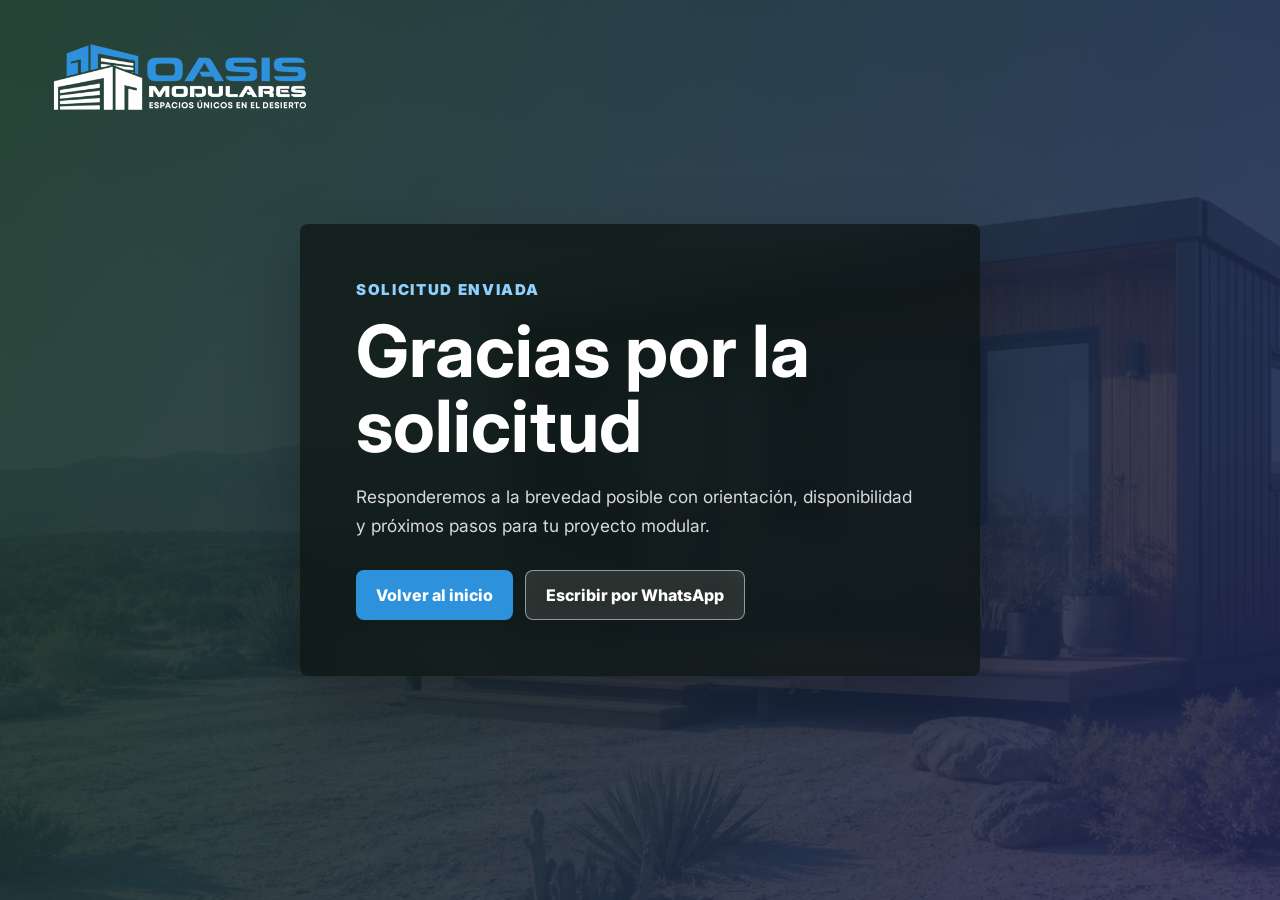
<file: gracias.html>
<!doctype html>
<html lang="es">
  <head>
    <meta charset="utf-8">
    <meta name="viewport" content="width=device-width, initial-scale=1">
    <meta
      name="description"
      content="Solicitud recibida por Oasis Modulares."
    >
    <title>Solicitud recibida | Oasis Modulares</title>
    <meta name="robots" content="noindex, nofollow">
    <link rel="preconnect" href="https://fonts.googleapis.com">
    <link rel="preconnect" href="https://fonts.gstatic.com" crossorigin>
    <link
      href="https://fonts.googleapis.com/css2?family=Inter:wght@400;500;600;700;800&display=swap"
      rel="stylesheet"
    >
    <link rel="icon" href="assets/favicon.png" type="image/png">
    <link rel="stylesheet" href="styles.css">
  </head>
  <body class="thanks-page">
    <main class="thanks-view">
      <a class="thanks-logo" href="index.html#inicio" aria-label="Volver al inicio">
        <img src="assets/logo-oasis-modulares-header.png" alt="Oasis Modulares">
      </a>
      <section class="thanks-card" aria-label="Solicitud recibida">
        <p class="eyebrow">Solicitud enviada</p>
        <h1>Gracias por la solicitud</h1>
        <p>
          Responderemos a la brevedad posible con orientación, disponibilidad y próximos pasos para tu
          proyecto modular.
        </p>
        <div class="hero-actions">
          <a class="button primary" href="index.html#inicio">Volver al inicio</a>
          <a class="button secondary light" href="https://wa.me/56939468154">Escribir por WhatsApp</a>
        </div>
      </section>
    </main>
  </body>
</html>
</file>
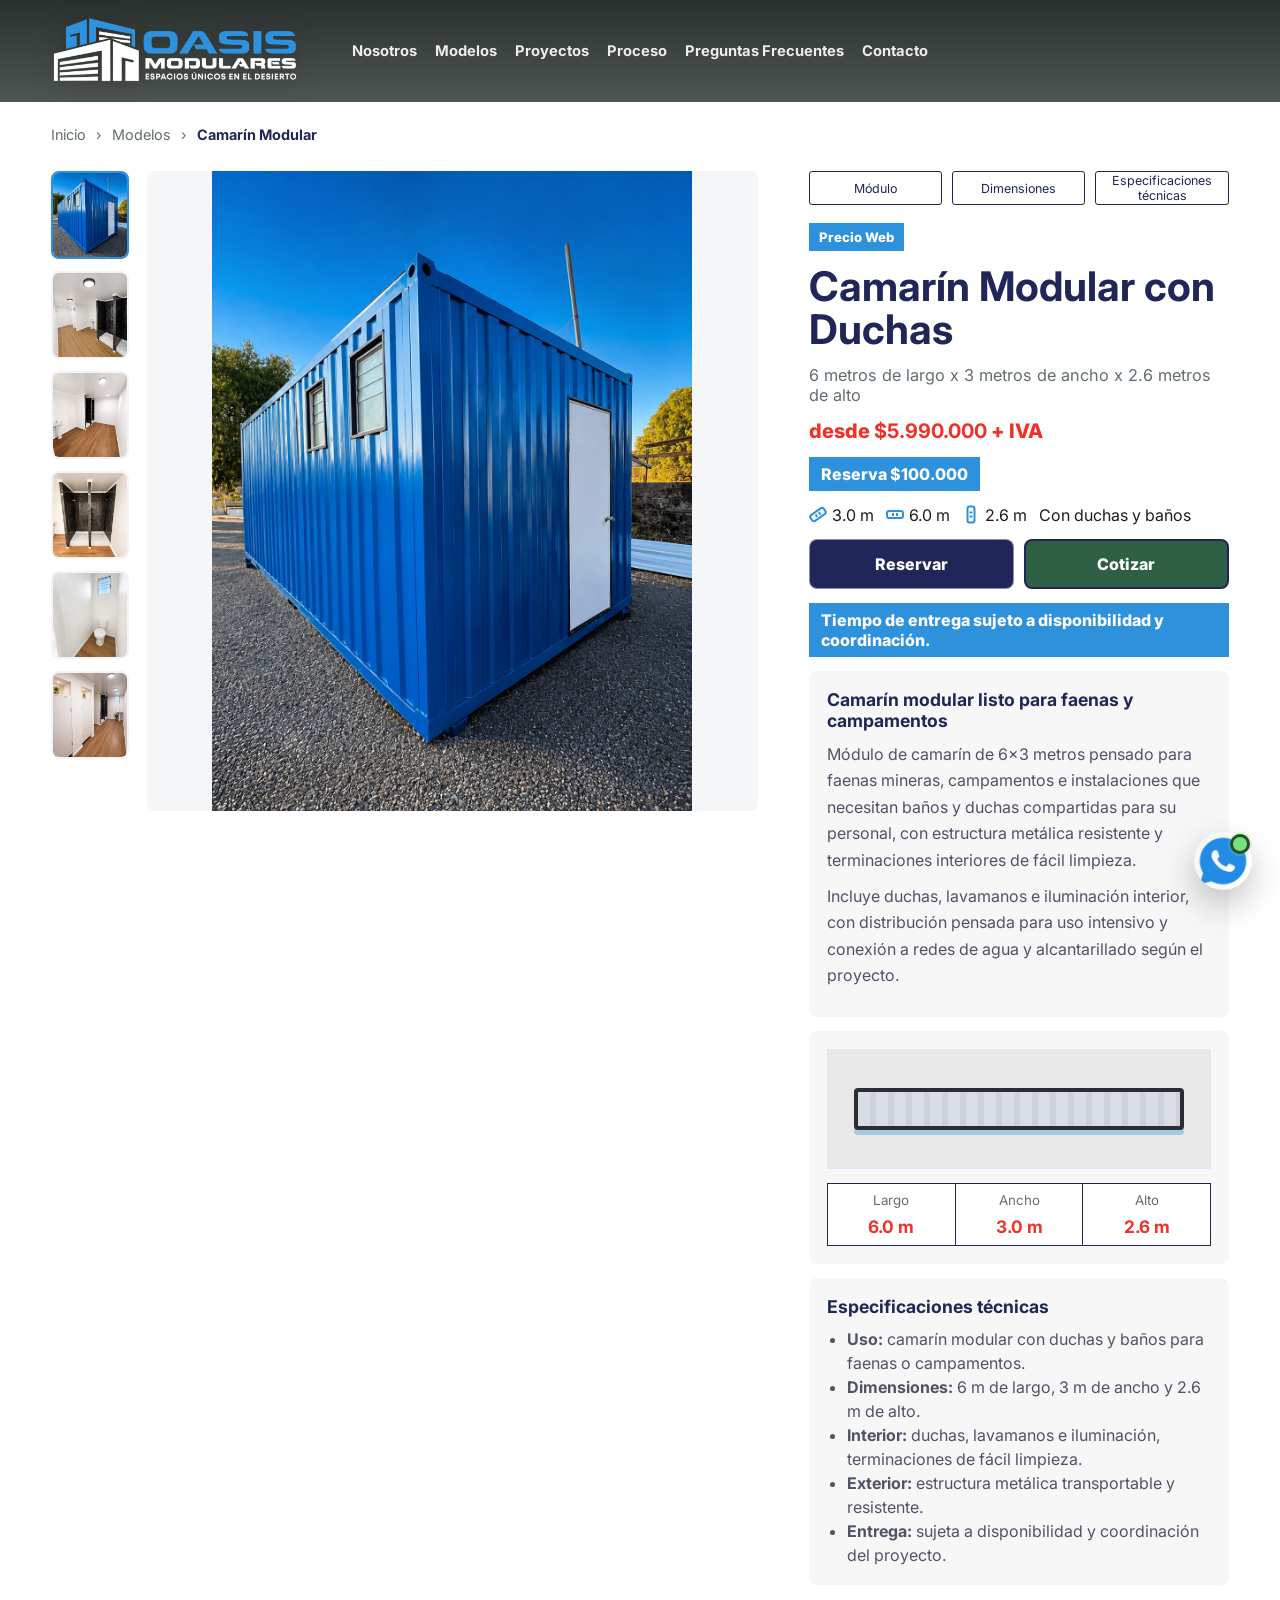
<file: producto-camarin-modular.html>
<!doctype html>
<html lang="es">
  <head>
    <meta charset="utf-8">
    <meta name="viewport" content="width=device-width, initial-scale=1">
    <meta
      name="description"
      content="Camarín modular con duchas y baños de 6 metros de largo por 3 metros de ancho. Precio desde $5.990.000 + IVA. Entrega en Calama y el norte de Chile."
    >
    <title>Camarín Modular con Duchas | Oasis Modulares</title>
    <link rel="canonical" href="https://oasismodulareschile.cl/producto-camarin-modular.html">
    <meta property="og:type" content="product">
    <meta property="og:locale" content="es_CL">
    <meta property="og:site_name" content="Oasis Modulares">
    <meta property="og:title" content="Camarín Modular con Duchas | Oasis Modulares">
    <meta property="og:description" content="Camarín modular con duchas y baños de 6 metros de largo por 3 metros de ancho. Precio desde $5.990.000 + IVA. Entrega en Calama y el norte de Chile.">
    <meta property="og:image" content="https://oasismodulareschile.cl/assets/producto-10-camarin.jpg">
    <meta property="og:url" content="https://oasismodulareschile.cl/producto-camarin-modular.html">
    <link rel="preconnect" href="https://fonts.googleapis.com">
    <link rel="preconnect" href="https://fonts.gstatic.com" crossorigin>
    <link
      href="https://fonts.googleapis.com/css2?family=Inter:wght@400;500;600;700;800&display=swap"
      rel="stylesheet"
    >
    <link rel="icon" href="assets/favicon.png" type="image/png">
    <link rel="stylesheet" href="styles.css">
  </head>
  <body class="product-page">
    <header class="site-header" aria-label="Navegación principal">
      <a class="brand" href="index.html#inicio" aria-label="Oasis Modulares inicio">
        <img src="assets/logo-oasis-modulares-header.png" alt="Oasis Modulares">
      </a>
      <button class="nav-toggle" type="button" aria-label="Abrir menú" aria-expanded="false" data-nav-toggle>
        <span></span>
        <span></span>
        <span></span>
      </button>
      <nav id="primary-navigation">
        <a href="index.html#nosotros">Nosotros</a>
        <a href="index.html#modelos">Modelos</a>
        <a href="index.html#proyectos">Proyectos</a>
        <a href="index.html#proceso">Proceso</a>
        <a href="index.html#preguntas">Preguntas Frecuentes</a>
        <a href="index.html#contacto">Contacto</a>
      </nav>
    </header>

    <main class="product-detail">
      <div class="breadcrumbs">
        <a href="index.html">Inicio</a>
        <span>›</span>
        <a href="index.html#modelos">Modelos</a>
        <span>›</span>
        <strong>Camarín Modular</strong>
      </div>

      <section class="detail-layout">
        <div class="detail-media" data-gallery>
          <div class="thumbs" aria-label="Fotos del producto">
            <button type="button" class="thumb active" data-image="assets/producto-10-camarin.jpg">
              <img src="assets/producto-10-camarin.jpg" alt="Exterior de camarín modular con duchas">
            </button>
            <button type="button" class="thumb" data-image="assets/producto-10-camarin-b.jpg">
              <img src="assets/producto-10-camarin-b.jpg" alt="Interior de camarín modular con duchas y lavamanos">
            </button>
            <button type="button" class="thumb" data-image="assets/producto-10-camarin-c.jpg">
              <img src="assets/producto-10-camarin-c.jpg" alt="Interior de camarín con lavamanos y duchas">
            </button>
            <button type="button" class="thumb" data-image="assets/producto-10-camarin-d.jpg">
              <img src="assets/producto-10-camarin-d.jpg" alt="Duchas individuales de camarín modular">
            </button>
            <button type="button" class="thumb" data-image="assets/producto-10-camarin-e.jpg">
              <img src="assets/producto-10-camarin-e.jpg" alt="Baño individual de camarín modular">
            </button>
            <button type="button" class="thumb" data-image="assets/producto-10-camarin-f.jpg">
              <img src="assets/producto-10-camarin-f.jpg" alt="Pasillo interior de camarín modular con casilleros">
            </button>
          </div>
          <figure class="main-product-image">
            <img src="assets/producto-10-camarin.jpg" alt="Camarín modular con duchas">
          </figure>
        </div>

        <article class="detail-info">
          <div class="detail-tabs" aria-label="Secciones del producto">
            <a href="#modulo">Módulo</a>
            <a href="#dimensiones">Dimensiones</a>
            <a href="#especificaciones">Especificaciones técnicas</a>
          </div>
          <span class="price-tag inline">Precio Web</span>
          <h1>Camarín Modular con Duchas</h1>
          <p class="detail-subtitle">6 metros de largo x 3 metros de ancho x 2.6 metros de alto</p>
          <p class="detail-price">desde <strong>$5.990.000</strong> + IVA</p>
          <p class="detail-reserve">Reserva $100.000</p>

          <div class="version-row" aria-label="Características principales">
            <span class="measure measure-width" aria-label="3.0 metros de ancho">
              <span class="measure-icon" aria-hidden="true"></span>
              <span>3.0 m</span>
            </span>
            <span class="measure measure-length" aria-label="6.0 metros de largo">
              <span class="measure-icon" aria-hidden="true"></span>
              <span>6.0 m</span>
            </span>
            <span class="measure measure-height" aria-label="2.6 metros de alto">
              <span class="measure-icon" aria-hidden="true"></span>
              <span>2.6 m</span>
            </span>
            <span>Con duchas y baños</span>
          </div>

          <div class="detail-actions">
            <a class="button secondary detail-button" href="reservar.html?producto=camarin-modular">Reservar</a>
            <a class="button primary detail-button" href="https://wa.me/56939468154">Cotizar</a>
          </div>

          <div class="delivery-note">Tiempo de entrega sujeto a disponibilidad y coordinación.</div>

          <div class="detail-copy" id="modulo">
            <h2>Camarín modular listo para faenas y campamentos</h2>
            <p>
              Módulo de camarín de 6x3 metros pensado para faenas mineras, campamentos e instalaciones
              que necesitan baños y duchas compartidas para su personal, con estructura metálica
              resistente y terminaciones interiores de fácil limpieza.
            </p>
            <p>
              Incluye duchas, lavamanos e iluminación interior, con distribución pensada para uso
              intensivo y conexión a redes de agua y alcantarillado según el proyecto.
            </p>
          </div>

          <section class="detail-panel" id="dimensiones" aria-label="Dimensiones del producto">
            <div class="dimension-visual">
              <span></span>
            </div>
            <div class="dimension-table">
              <div>
                <small>Largo</small>
                <strong>6.0 m</strong>
              </div>
              <div>
                <small>Ancho</small>
                <strong>3.0 m</strong>
              </div>
              <div>
                <small>Alto</small>
                <strong>2.6 m</strong>
              </div>
            </div>
          </section>

          <section class="detail-panel" id="especificaciones">
            <h2>Especificaciones técnicas</h2>
            <ul class="tech-list">
              <li><strong>Uso:</strong> camarín modular con duchas y baños para faenas o campamentos.</li>
              <li><strong>Dimensiones:</strong> 6 m de largo, 3 m de ancho y 2.6 m de alto.</li>
              <li><strong>Interior:</strong> duchas, lavamanos e iluminación, terminaciones de fácil limpieza.</li>
              <li><strong>Exterior:</strong> estructura metálica transportable y resistente.</li>
              <li><strong>Entrega:</strong> sujeta a disponibilidad y coordinación del proyecto.</li>
            </ul>
          </section>
        </article>
      </section>
    </main>

    <a class="whatsapp-float" href="https://wa.me/56939468154" aria-label="Contactar por WhatsApp">
      <img src="assets/logo-whatsapp.png" alt="">
    </a>
    <script src="scripts.js"></script>
  </body>
</html>
</file>
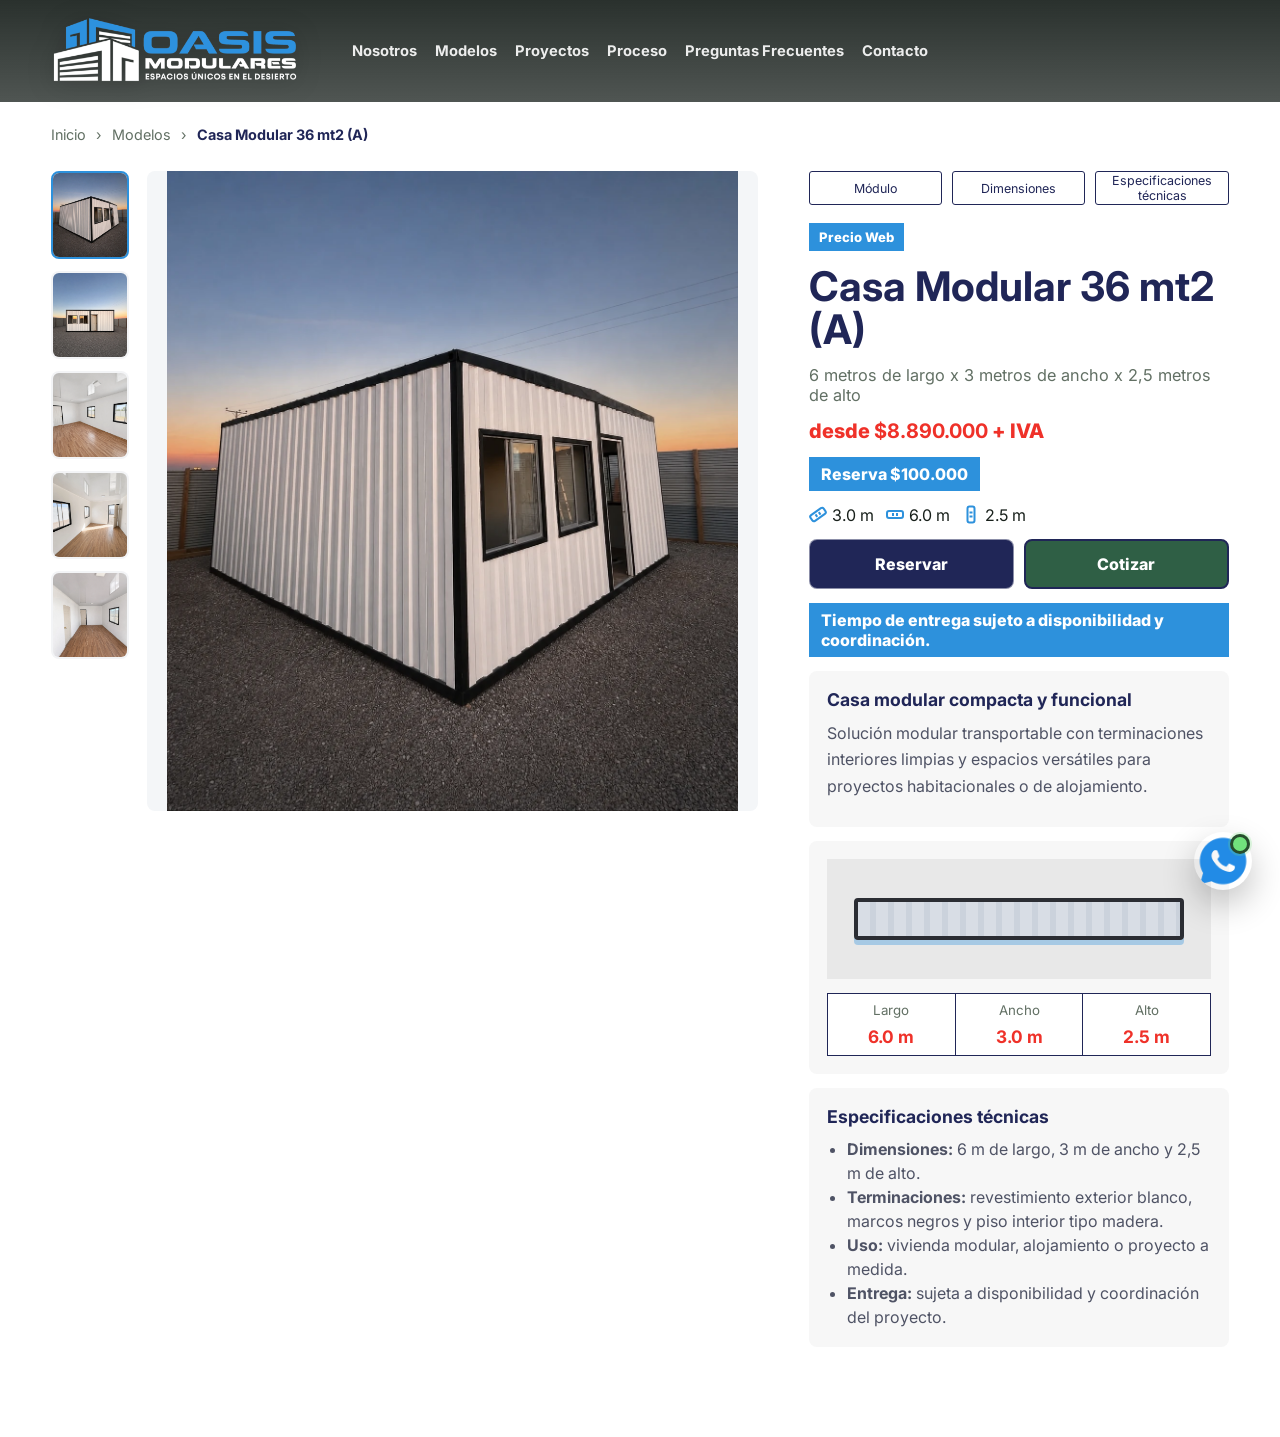
<file: producto-casa-modular-36m2-a.html>
<!doctype html>
<html lang="es">
  <head>
    <meta charset="utf-8">
    <meta name="viewport" content="width=device-width, initial-scale=1">
    <meta name="description" content="Casa Modular 36 mt2 (A), medidas 6x3x2,5 metros. Precio desde $8.890.000 + IVA. Entrega en Calama y el norte de Chile.">
    <title>Casa Modular 36 mt2 (A) | Oasis Modulares</title>
    <link rel="canonical" href="https://oasismodulareschile.cl/producto-casa-modular-36m2-a.html">
    <meta property="og:type" content="product">
    <meta property="og:locale" content="es_CL">
    <meta property="og:site_name" content="Oasis Modulares">
    <meta property="og:title" content="Casa Modular 36 mt2 (A) | Oasis Modulares">
    <meta property="og:description" content="Casa Modular 36 mt2 (A), medidas 6x3x2,5 metros. Precio desde $8.890.000 + IVA. Entrega en Calama y el norte de Chile.">
    <meta property="og:image" content="https://oasismodulareschile.cl/assets/producto-9-ia/producto-9-exterior-mejorada.webp">
    <meta property="og:url" content="https://oasismodulareschile.cl/producto-casa-modular-36m2-a.html">
    <link rel="preconnect" href="https://fonts.googleapis.com">
    <link rel="preconnect" href="https://fonts.gstatic.com" crossorigin>
    <link href="https://fonts.googleapis.com/css2?family=Inter:wght@400;500;600;700;800&display=swap" rel="stylesheet">
    <link rel="icon" href="assets/favicon.png" type="image/png">
    <link rel="stylesheet" href="styles.css">
  </head>
  <body class="product-page">
    <header class="site-header" aria-label="Navegación principal">
      <a class="brand" href="index.html#inicio" aria-label="Oasis Modulares inicio">
        <img src="assets/logo-oasis-modulares-header.png" alt="Oasis Modulares">
      </a>
      <button class="nav-toggle" type="button" aria-label="Abrir menú" aria-expanded="false" data-nav-toggle>
        <span></span><span></span><span></span>
      </button>
      <nav id="primary-navigation">
        <a href="index.html#nosotros">Nosotros</a>
        <a href="index.html#modelos">Modelos</a>
        <a href="index.html#proyectos">Proyectos</a>
        <a href="index.html#proceso">Proceso</a>
        <a href="index.html#preguntas">Preguntas Frecuentes</a>
        <a href="index.html#contacto">Contacto</a>
      </nav>
    </header>
    <main class="product-detail">
      <div class="breadcrumbs">
        <a href="index.html">Inicio</a><span>›</span><a href="index.html#modelos">Modelos</a><span>›</span>
        <strong>Casa Modular 36 mt2 (A)</strong>
      </div>
      <section class="detail-layout">
        <div class="detail-media" data-gallery>
          <div class="thumbs" aria-label="Fotos del producto">
            <button type="button" class="thumb active" data-image="assets/producto-9-ia/producto-9-exterior-mejorada.webp">
              <img src="assets/producto-9-ia/producto-9-exterior-mejorada.webp" alt="Exterior de Casa Modular 36 mt2 A">
            </button>
            <button type="button" class="thumb" data-image="assets/producto-9-ia/producto-9-frontal-mejorada.webp">
              <img src="assets/producto-9-ia/producto-9-frontal-mejorada.webp" alt="Vista frontal de Casa Modular 36 mt2 A">
            </button>
            <button type="button" class="thumb" data-image="assets/producto-9-ia/producto-9-interior-a-mejorada.webp">
              <img src="assets/producto-9-ia/producto-9-interior-a-mejorada.webp" alt="Interior de Casa Modular 36 mt2 A">
            </button>
            <button type="button" class="thumb" data-image="assets/producto-9-ia/producto-9-interior-b-mejorada.webp">
              <img src="assets/producto-9-ia/producto-9-interior-b-mejorada.webp" alt="Vista interior adicional de Casa Modular 36 mt2 A">
            </button>
            <button type="button" class="thumb" data-image="assets/producto-9-ia/producto-9-interior-c-mejorada.webp">
              <img src="assets/producto-9-ia/producto-9-interior-c-mejorada.webp" alt="Detalle interior de Casa Modular 36 mt2 A">
            </button>
          </div>
          <figure class="main-product-image">
            <img src="assets/producto-9-ia/producto-9-exterior-mejorada.webp" alt="Casa Modular 36 mt2 A">
          </figure>
        </div>
        <article class="detail-info">
          <div class="detail-tabs" aria-label="Secciones del producto">
            <a href="#modulo">Módulo</a><a href="#dimensiones">Dimensiones</a><a href="#especificaciones">Especificaciones técnicas</a>
          </div>
          <span class="price-tag inline">Precio Web</span>
          <h1>Casa Modular 36 mt2 (A)</h1>
          <p class="detail-subtitle">6 metros de largo x 3 metros de ancho x 2,5 metros de alto</p>
          <p class="detail-price">desde <strong>$8.890.000</strong> + IVA</p>
          <p class="detail-reserve">Reserva $100.000</p>
          <div class="version-row" aria-label="Características principales">
            <span class="measure measure-width"><span class="measure-icon" aria-hidden="true"></span><span>3.0 m</span></span>
            <span class="measure measure-length"><span class="measure-icon" aria-hidden="true"></span><span>6.0 m</span></span>
            <span class="measure measure-height"><span class="measure-icon" aria-hidden="true"></span><span>2.5 m</span></span>
          </div>
          <div class="detail-actions">
            <a class="button secondary detail-button" href="reservar.html?producto=casa-modular-36m2-a">Reservar</a>
            <a class="button primary detail-button" href="https://wa.me/56939468154">Cotizar</a>
          </div>
          <div class="delivery-note">Tiempo de entrega sujeto a disponibilidad y coordinación.</div>
          <div class="detail-copy" id="modulo">
            <h2>Casa modular compacta y funcional</h2>
            <p>Solución modular transportable con terminaciones interiores limpias y espacios versátiles para proyectos habitacionales o de alojamiento.</p>
          </div>
          <section class="detail-panel" id="dimensiones" aria-label="Dimensiones del producto">
            <div class="dimension-visual"><span></span></div>
            <div class="dimension-table">
              <div><small>Largo</small><strong>6.0 m</strong></div>
              <div><small>Ancho</small><strong>3.0 m</strong></div>
              <div><small>Alto</small><strong>2.5 m</strong></div>
            </div>
          </section>
          <section class="detail-panel" id="especificaciones">
            <h2>Especificaciones técnicas</h2>
            <ul class="tech-list">
              <li><strong>Dimensiones:</strong> 6 m de largo, 3 m de ancho y 2,5 m de alto.</li>
              <li><strong>Terminaciones:</strong> revestimiento exterior blanco, marcos negros y piso interior tipo madera.</li>
              <li><strong>Uso:</strong> vivienda modular, alojamiento o proyecto a medida.</li>
              <li><strong>Entrega:</strong> sujeta a disponibilidad y coordinación del proyecto.</li>
            </ul>
          </section>
        </article>
      </section>
    </main>
    <a class="whatsapp-float" href="https://wa.me/56939468154" aria-label="Contactar por WhatsApp"><img src="assets/logo-whatsapp.png" alt=""></a>
    <script src="scripts.js"></script>
  </body>
</html>
</file>
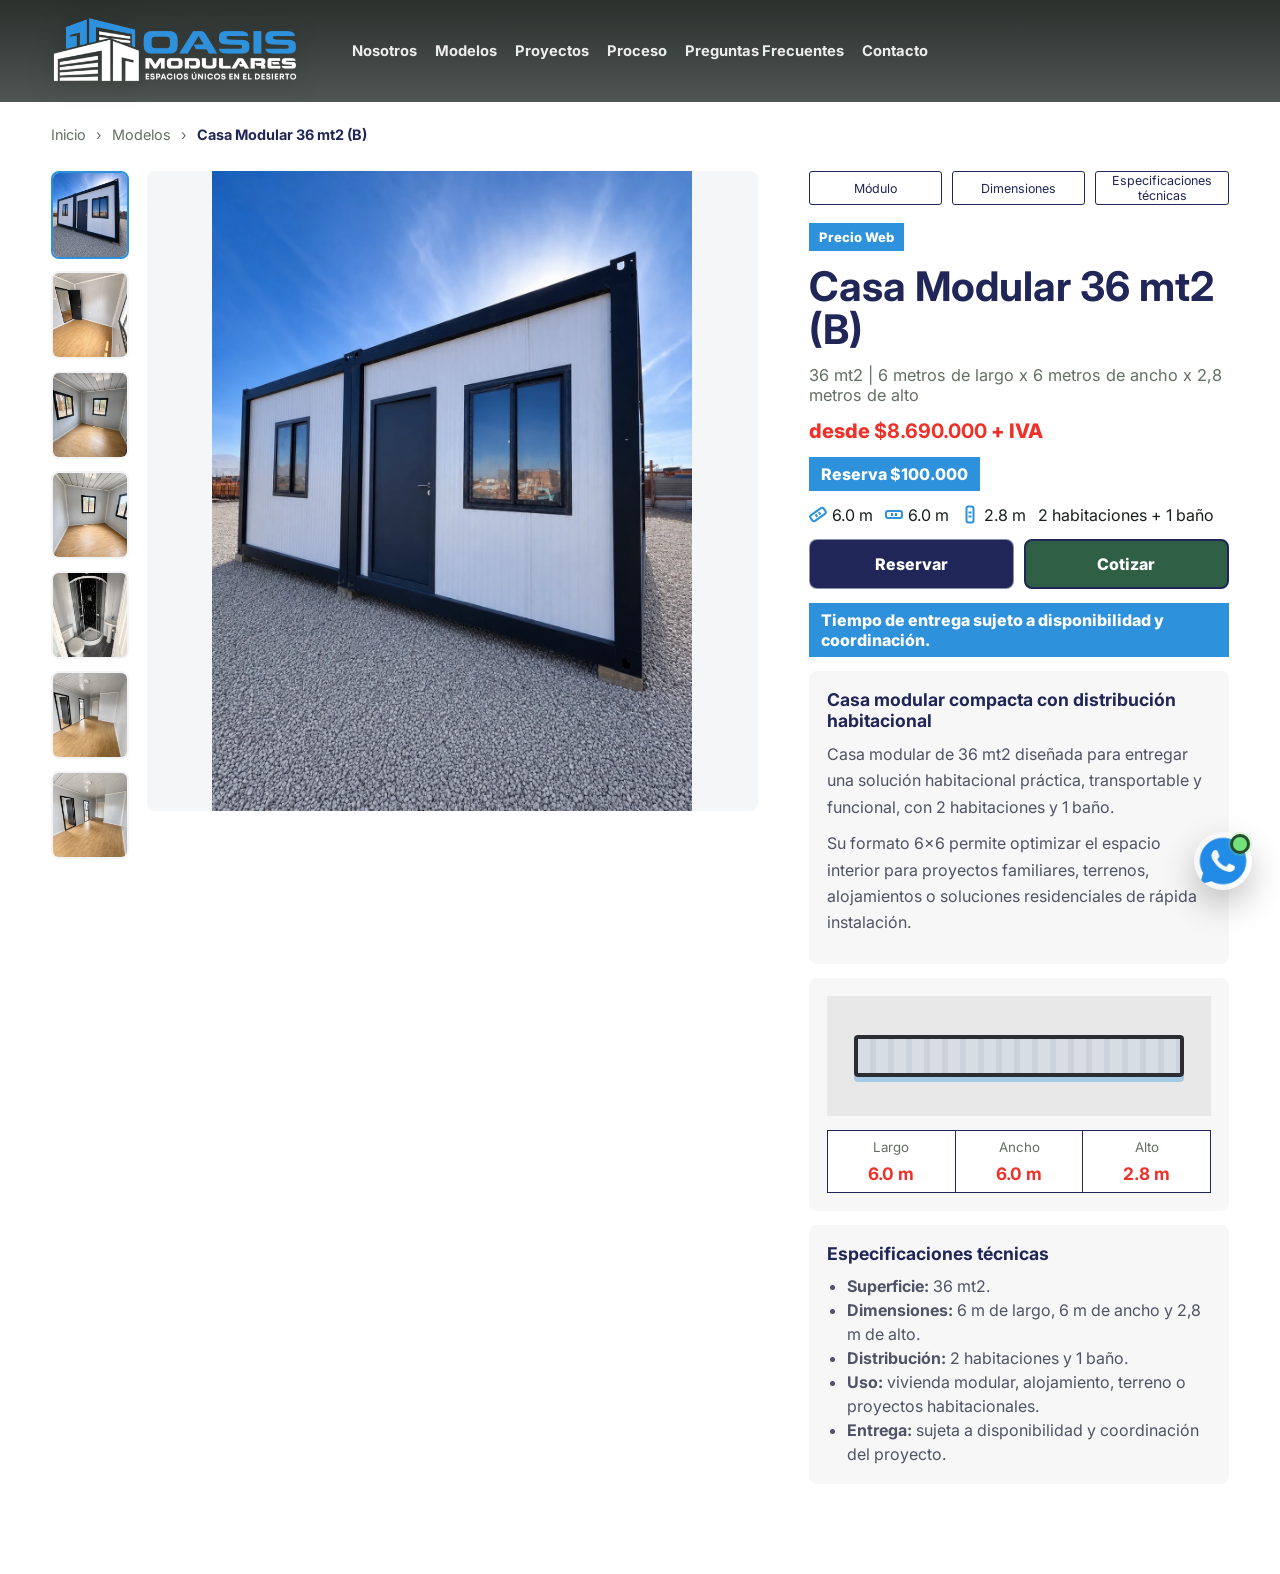
<file: producto-casa-modular-36m2.html>
<!doctype html>
<html lang="es">
  <head>
    <meta charset="utf-8">
    <meta name="viewport" content="width=device-width, initial-scale=1">
    <meta
      name="description"
      content="Casa modular 36 mt2 de 6x6x2,8 metros, con 2 habitaciones y 1 baño. Precio desde $8.690.000 + IVA. Entrega en Calama y el norte de Chile."
    >
    <title>Casa Modular 36 mt2 (B) | Oasis Modulares</title>
    <link rel="canonical" href="https://oasismodulareschile.cl/producto-casa-modular-36m2.html">
    <meta property="og:type" content="product">
    <meta property="og:locale" content="es_CL">
    <meta property="og:site_name" content="Oasis Modulares">
    <meta property="og:title" content="Casa Modular 36 mt2 (B) | Oasis Modulares">
    <meta property="og:description" content="Casa modular 36 mt2 de 6x6x2,8 metros, con 2 habitaciones y 1 baño. Precio desde $8.690.000 + IVA. Entrega en Calama y el norte de Chile.">
    <meta property="og:image" content="https://oasismodulareschile.cl/assets/producto-7-casa-modular-36m2-mejorada.webp">
    <meta property="og:url" content="https://oasismodulareschile.cl/producto-casa-modular-36m2.html">
    <link rel="preconnect" href="https://fonts.googleapis.com">
    <link rel="preconnect" href="https://fonts.gstatic.com" crossorigin>
    <link
      href="https://fonts.googleapis.com/css2?family=Inter:wght@400;500;600;700;800&display=swap"
      rel="stylesheet"
    >
    <link rel="icon" href="assets/favicon.png" type="image/png">
    <link rel="stylesheet" href="styles.css">
  </head>
  <body class="product-page">
    <header class="site-header" aria-label="Navegación principal">
      <a class="brand" href="index.html#inicio" aria-label="Oasis Modulares inicio">
        <img src="assets/logo-oasis-modulares-header.png" alt="Oasis Modulares">
      </a>
      <button class="nav-toggle" type="button" aria-label="Abrir menú" aria-expanded="false" data-nav-toggle>
        <span></span>
        <span></span>
        <span></span>
      </button>
      <nav id="primary-navigation">
        <a href="index.html#nosotros">Nosotros</a>
        <a href="index.html#modelos">Modelos</a>
        <a href="index.html#proyectos">Proyectos</a>
        <a href="index.html#proceso">Proceso</a>
        <a href="index.html#preguntas">Preguntas Frecuentes</a>
        <a href="index.html#contacto">Contacto</a>
      </nav>
    </header>

    <main class="product-detail">
      <div class="breadcrumbs">
        <a href="index.html">Inicio</a>
        <span>›</span>
        <a href="index.html#modelos">Modelos</a>
        <span>›</span>
        <strong>Casa Modular 36 mt2 (B)</strong>
      </div>

      <section class="detail-layout">
        <div class="detail-media" data-gallery>
          <div class="thumbs" aria-label="Fotos del producto">
            <button type="button" class="thumb active" data-image="assets/producto-7-casa-modular-36m2-mejorada.webp">
              <img src="assets/producto-7-casa-modular-36m2-mejorada.webp" alt="Exterior de casa modular 36 mt2">
            </button>
            <button type="button" class="thumb" data-image="assets/producto-7-casa-modular-36m2-b-mejorada.webp">
              <img src="assets/producto-7-casa-modular-36m2-b-mejorada.webp" alt="Vista interior de casa modular 36 mt2">
            </button>
            <button type="button" class="thumb" data-image="assets/producto-7-casa-modular-36m2-c-mejorada.webp">
              <img src="assets/producto-7-casa-modular-36m2-c-mejorada.webp" alt="Dormitorio de casa modular 36 mt2">
            </button>
            <button type="button" class="thumb" data-image="assets/producto-7-casa-modular-36m2-d-mejorada.webp">
              <img src="assets/producto-7-casa-modular-36m2-d-mejorada.webp" alt="Interior de casa modular con habitaciones">
            </button>
            <button type="button" class="thumb" data-image="assets/producto-7-casa-modular-36m2-e-mejorada.webp">
              <img src="assets/producto-7-casa-modular-36m2-e-mejorada.webp" alt="Baño de casa modular 36 mt2">
            </button>
            <button type="button" class="thumb" data-image="assets/producto-7-casa-modular-36m2-f-mejorada.webp">
              <img src="assets/producto-7-casa-modular-36m2-f-mejorada.webp" alt="Detalle interior de casa modular 36 mt2">
            </button>
            <button type="button" class="thumb" data-image="assets/producto-7-casa-modular-36m2-g-mejorada.webp">
              <img src="assets/producto-7-casa-modular-36m2-g-mejorada.webp" alt="Vista adicional de casa modular 36 mt2">
            </button>
          </div>
          <figure class="main-product-image">
            <img src="assets/producto-7-casa-modular-36m2-mejorada.webp" alt="Casa modular 36 mt2">
          </figure>
        </div>

        <article class="detail-info">
          <div class="detail-tabs" aria-label="Secciones del producto">
            <a href="#modulo">Módulo</a>
            <a href="#dimensiones">Dimensiones</a>
            <a href="#especificaciones">Especificaciones técnicas</a>
          </div>
          <span class="price-tag inline">Precio Web</span>
          <h1>Casa Modular 36 mt2 (B)</h1>
          <p class="detail-subtitle">36 mt2 | 6 metros de largo x 6 metros de ancho x 2,8 metros de alto</p>
          <p class="detail-price">desde <strong>$8.690.000</strong> + IVA</p>
          <p class="detail-reserve">Reserva $100.000</p>

          <div class="version-row" aria-label="Características principales">
            <span class="measure measure-width" aria-label="6.0 metros de ancho">
              <span class="measure-icon" aria-hidden="true"></span>
              <span>6.0 m</span>
            </span>
            <span class="measure measure-length" aria-label="6.0 metros de largo">
              <span class="measure-icon" aria-hidden="true"></span>
              <span>6.0 m</span>
            </span>
            <span class="measure measure-height" aria-label="2.8 metros de alto">
              <span class="measure-icon" aria-hidden="true"></span>
              <span>2.8 m</span>
            </span>
            <span>2 habitaciones + 1 baño</span>
          </div>

          <div class="detail-actions">
            <a class="button secondary detail-button" href="reservar.html?producto=casa-modular-36m2">Reservar</a>
            <a class="button primary detail-button" href="https://wa.me/56939468154">Cotizar</a>
          </div>

          <div class="delivery-note">Tiempo de entrega sujeto a disponibilidad y coordinación.</div>

          <div class="detail-copy" id="modulo">
            <h2>Casa modular compacta con distribución habitacional</h2>
            <p>
              Casa modular de 36 mt2 diseñada para entregar una solución habitacional práctica, transportable
              y funcional, con 2 habitaciones y 1 baño.
            </p>
            <p>
              Su formato 6x6 permite optimizar el espacio interior para proyectos familiares, terrenos,
              alojamientos o soluciones residenciales de rápida instalación.
            </p>
          </div>

          <section class="detail-panel" id="dimensiones" aria-label="Dimensiones del producto">
            <div class="dimension-visual">
              <span></span>
            </div>
            <div class="dimension-table">
              <div>
                <small>Largo</small>
                <strong>6.0 m</strong>
              </div>
              <div>
                <small>Ancho</small>
                <strong>6.0 m</strong>
              </div>
              <div>
                <small>Alto</small>
                <strong>2.8 m</strong>
              </div>
            </div>
          </section>

          <section class="detail-panel" id="especificaciones">
            <h2>Especificaciones técnicas</h2>
            <ul class="tech-list">
              <li><strong>Superficie:</strong> 36 mt2.</li>
              <li><strong>Dimensiones:</strong> 6 m de largo, 6 m de ancho y 2,8 m de alto.</li>
              <li><strong>Distribución:</strong> 2 habitaciones y 1 baño.</li>
              <li><strong>Uso:</strong> vivienda modular, alojamiento, terreno o proyectos habitacionales.</li>
              <li><strong>Entrega:</strong> sujeta a disponibilidad y coordinación del proyecto.</li>
            </ul>
          </section>
        </article>
      </section>
    </main>

    <a class="whatsapp-float" href="https://wa.me/56939468154" aria-label="Contactar por WhatsApp">
      <img src="assets/logo-whatsapp.png" alt="">
    </a>
    <script src="scripts.js"></script>
  </body>
</html>
</file>
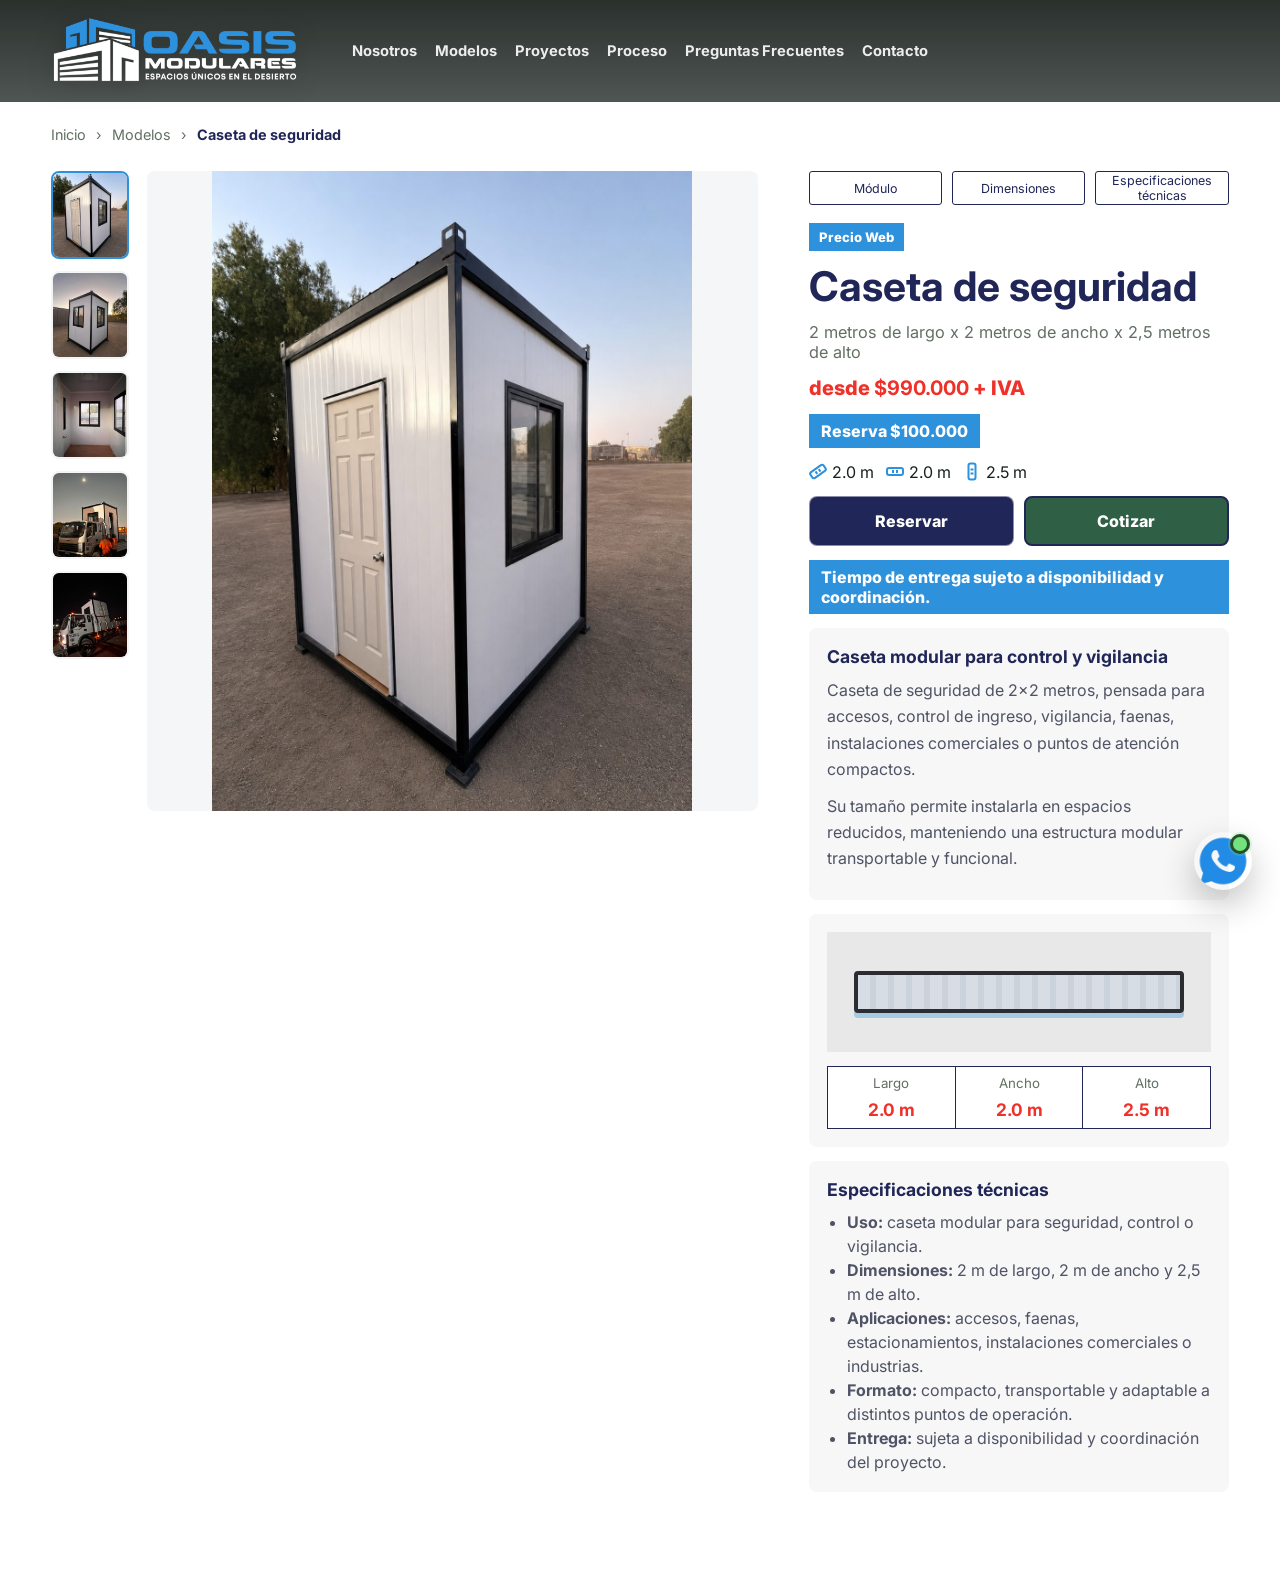
<file: producto-caseta-seguridad.html>
<!doctype html>
<html lang="es">
  <head>
    <meta charset="utf-8">
    <meta name="viewport" content="width=device-width, initial-scale=1">
    <meta
      name="description"
      content="Caseta de seguridad 2x2x2,5. Precio desde $990.000 + IVA, reserva $100.000. Entrega en Calama y el norte de Chile."
    >
    <title>Caseta de seguridad | Oasis Modulares</title>
    <link rel="canonical" href="https://oasismodulareschile.cl/producto-caseta-seguridad.html">
    <meta property="og:type" content="product">
    <meta property="og:locale" content="es_CL">
    <meta property="og:site_name" content="Oasis Modulares">
    <meta property="og:title" content="Caseta de seguridad | Oasis Modulares">
    <meta property="og:description" content="Caseta de seguridad 2x2x2,5. Precio desde $990.000 + IVA, reserva $100.000. Entrega en Calama y el norte de Chile.">
    <meta property="og:image" content="https://oasismodulareschile.cl/assets/producto-8-caseta-seguridad.jpg">
    <meta property="og:url" content="https://oasismodulareschile.cl/producto-caseta-seguridad.html">
    <link rel="preconnect" href="https://fonts.googleapis.com">
    <link rel="preconnect" href="https://fonts.gstatic.com" crossorigin>
    <link
      href="https://fonts.googleapis.com/css2?family=Inter:wght@400;500;600;700;800&display=swap"
      rel="stylesheet"
    >
    <link rel="icon" href="assets/favicon.png" type="image/png">
    <link rel="stylesheet" href="styles.css">
  </head>
  <body class="product-page">
    <header class="site-header" aria-label="Navegación principal">
      <a class="brand" href="index.html#inicio" aria-label="Oasis Modulares inicio">
        <img src="assets/logo-oasis-modulares-header.png" alt="Oasis Modulares">
      </a>
      <button class="nav-toggle" type="button" aria-label="Abrir menú" aria-expanded="false" data-nav-toggle>
        <span></span>
        <span></span>
        <span></span>
      </button>
      <nav id="primary-navigation">
        <a href="index.html#nosotros">Nosotros</a>
        <a href="index.html#modelos">Modelos</a>
        <a href="index.html#proyectos">Proyectos</a>
        <a href="index.html#proceso">Proceso</a>
        <a href="index.html#preguntas">Preguntas Frecuentes</a>
        <a href="index.html#contacto">Contacto</a>
      </nav>
    </header>

    <main class="product-detail">
      <div class="breadcrumbs">
        <a href="index.html">Inicio</a>
        <span>›</span>
        <a href="index.html#modelos">Modelos</a>
        <span>›</span>
        <strong>Caseta de seguridad</strong>
      </div>

      <section class="detail-layout">
        <div class="detail-media" data-gallery>
          <div class="thumbs" aria-label="Fotos del producto">
            <button type="button" class="thumb active" data-image="assets/producto-8-caseta-seguridad.jpg">
              <img src="assets/producto-8-caseta-seguridad.jpg" alt="Exterior de caseta de seguridad 2x2">
            </button>
            <button type="button" class="thumb" data-image="assets/producto-8-caseta-seguridad-b.jpg">
              <img src="assets/producto-8-caseta-seguridad-b.jpg" alt="Vista de caseta de seguridad modular">
            </button>
            <button type="button" class="thumb" data-image="assets/producto-8-caseta-seguridad-c.jpg">
              <img src="assets/producto-8-caseta-seguridad-c.jpg" alt="Interior de caseta de seguridad">
            </button>
            <button type="button" class="thumb" data-image="assets/producto-8-caseta-seguridad-d.jpg">
              <img src="assets/producto-8-caseta-seguridad-d.jpg" alt="Detalle de caseta de seguridad">
            </button>
            <button type="button" class="thumb" data-image="assets/producto-8-caseta-seguridad-e.jpg">
              <img src="assets/producto-8-caseta-seguridad-e.jpg" alt="Vista adicional de caseta de seguridad">
            </button>
          </div>
          <figure class="main-product-image">
            <img src="assets/producto-8-caseta-seguridad.jpg" alt="Caseta de seguridad 2x2">
          </figure>
        </div>

        <article class="detail-info">
          <div class="detail-tabs" aria-label="Secciones del producto">
            <a href="#modulo">Módulo</a>
            <a href="#dimensiones">Dimensiones</a>
            <a href="#especificaciones">Especificaciones técnicas</a>
          </div>
          <span class="price-tag inline">Precio Web</span>
          <h1>Caseta de seguridad</h1>
          <p class="detail-subtitle">2 metros de largo x 2 metros de ancho x 2,5 metros de alto</p>
          <p class="detail-price">desde <strong>$990.000</strong> + IVA</p>
          <p class="detail-reserve">Reserva $100.000</p>

          <div class="version-row" aria-label="Características principales">
            <span class="measure measure-width" aria-label="2.0 metros de ancho">
              <span class="measure-icon" aria-hidden="true"></span>
              <span>2.0 m</span>
            </span>
            <span class="measure measure-length" aria-label="2.0 metros de largo">
              <span class="measure-icon" aria-hidden="true"></span>
              <span>2.0 m</span>
            </span>
            <span class="measure measure-height" aria-label="2.5 metros de alto">
              <span class="measure-icon" aria-hidden="true"></span>
              <span>2.5 m</span>
            </span>
          </div>

          <div class="detail-actions">
            <a class="button secondary detail-button" href="reservar.html?producto=caseta-seguridad">Reservar</a>
            <a class="button primary detail-button" href="https://wa.me/56939468154">Cotizar</a>
          </div>

          <div class="delivery-note">Tiempo de entrega sujeto a disponibilidad y coordinación.</div>

          <div class="detail-copy" id="modulo">
            <h2>Caseta modular para control y vigilancia</h2>
            <p>
              Caseta de seguridad de 2x2 metros, pensada para accesos, control de ingreso, vigilancia,
              faenas, instalaciones comerciales o puntos de atención compactos.
            </p>
            <p>
              Su tamaño permite instalarla en espacios reducidos, manteniendo una estructura modular
              transportable y funcional.
            </p>
          </div>

          <section class="detail-panel" id="dimensiones" aria-label="Dimensiones del producto">
            <div class="dimension-visual">
              <span></span>
            </div>
            <div class="dimension-table">
              <div>
                <small>Largo</small>
                <strong>2.0 m</strong>
              </div>
              <div>
                <small>Ancho</small>
                <strong>2.0 m</strong>
              </div>
              <div>
                <small>Alto</small>
                <strong>2.5 m</strong>
              </div>
            </div>
          </section>

          <section class="detail-panel" id="especificaciones">
            <h2>Especificaciones técnicas</h2>
            <ul class="tech-list">
              <li><strong>Uso:</strong> caseta modular para seguridad, control o vigilancia.</li>
              <li><strong>Dimensiones:</strong> 2 m de largo, 2 m de ancho y 2,5 m de alto.</li>
              <li><strong>Aplicaciones:</strong> accesos, faenas, estacionamientos, instalaciones comerciales o industrias.</li>
              <li><strong>Formato:</strong> compacto, transportable y adaptable a distintos puntos de operación.</li>
              <li><strong>Entrega:</strong> sujeta a disponibilidad y coordinación del proyecto.</li>
            </ul>
          </section>
        </article>
      </section>
    </main>

    <a class="whatsapp-float" href="https://wa.me/56939468154" aria-label="Contactar por WhatsApp">
      <img src="assets/logo-whatsapp.png" alt="">
    </a>
    <script src="scripts.js"></script>
  </body>
</html>
</file>
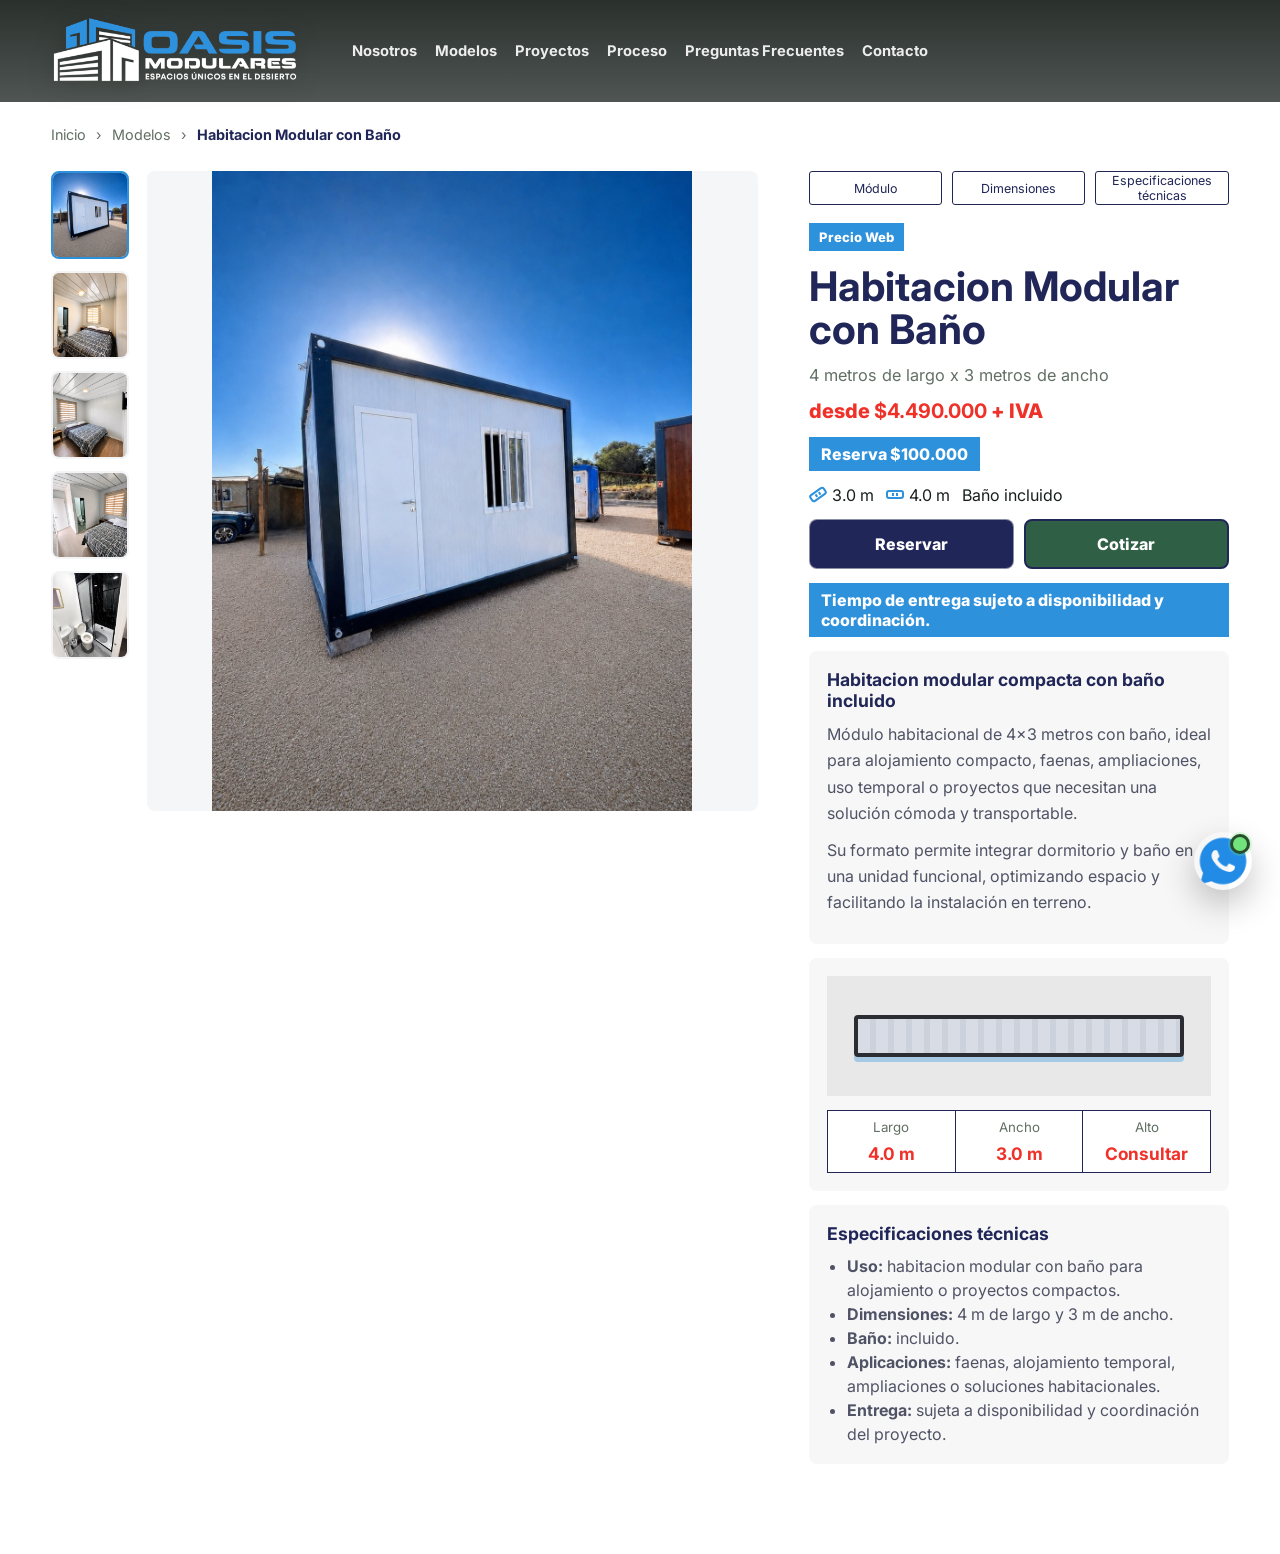
<file: producto-habitacion-modular-con-bano.html>
<!doctype html>
<html lang="es">
  <head>
    <meta charset="utf-8">
    <meta name="viewport" content="width=device-width, initial-scale=1">
    <meta
      name="description"
      content="Habitacion modular con baño de 4 metros de largo por 3 metros de ancho. Precio desde $4.490.000 + IVA. Entrega en Calama y el norte de Chile."
    >
    <title>Habitacion Modular con Baño 4x3 | Oasis Modulares</title>
    <link rel="canonical" href="https://oasismodulareschile.cl/producto-habitacion-modular-con-bano.html">
    <meta property="og:type" content="product">
    <meta property="og:locale" content="es_CL">
    <meta property="og:site_name" content="Oasis Modulares">
    <meta property="og:title" content="Habitacion Modular con Baño 4x3 | Oasis Modulares">
    <meta property="og:description" content="Habitacion modular con baño de 4 metros de largo por 3 metros de ancho. Precio desde $4.490.000 + IVA. Entrega en Calama y el norte de Chile.">
    <meta property="og:image" content="https://oasismodulareschile.cl/assets/producto-5-habitacion-bano.jpg">
    <meta property="og:url" content="https://oasismodulareschile.cl/producto-habitacion-modular-con-bano.html">
    <link rel="preconnect" href="https://fonts.googleapis.com">
    <link rel="preconnect" href="https://fonts.gstatic.com" crossorigin>
    <link
      href="https://fonts.googleapis.com/css2?family=Inter:wght@400;500;600;700;800&display=swap"
      rel="stylesheet"
    >
    <link rel="icon" href="assets/favicon.png" type="image/png">
    <link rel="stylesheet" href="styles.css">
  </head>
  <body class="product-page">
    <header class="site-header" aria-label="Navegación principal">
      <a class="brand" href="index.html#inicio" aria-label="Oasis Modulares inicio">
        <img src="assets/logo-oasis-modulares-header.png" alt="Oasis Modulares">
      </a>
      <button class="nav-toggle" type="button" aria-label="Abrir menú" aria-expanded="false" data-nav-toggle>
        <span></span>
        <span></span>
        <span></span>
      </button>
      <nav id="primary-navigation">
        <a href="index.html#nosotros">Nosotros</a>
        <a href="index.html#modelos">Modelos</a>
        <a href="index.html#proyectos">Proyectos</a>
        <a href="index.html#proceso">Proceso</a>
        <a href="index.html#preguntas">Preguntas Frecuentes</a>
        <a href="index.html#contacto">Contacto</a>
      </nav>
    </header>

    <main class="product-detail">
      <div class="breadcrumbs">
        <a href="index.html">Inicio</a>
        <span>›</span>
        <a href="index.html#modelos">Modelos</a>
        <span>›</span>
        <strong>Habitacion Modular con Baño</strong>
      </div>

      <section class="detail-layout">
        <div class="detail-media" data-gallery>
          <div class="thumbs" aria-label="Fotos del producto">
            <button type="button" class="thumb active" data-image="assets/producto-5-habitacion-bano.jpg">
              <img src="assets/producto-5-habitacion-bano.jpg" alt="Exterior de habitacion modular con baño">
            </button>
            <button type="button" class="thumb" data-image="assets/producto-5-habitacion-bano-b.jpg">
              <img src="assets/producto-5-habitacion-bano-b.jpg" alt="Interior de habitacion modular con baño">
            </button>
            <button type="button" class="thumb" data-image="assets/producto-5-habitacion-bano-c.jpg">
              <img src="assets/producto-5-habitacion-bano-c.jpg" alt="Detalle interior de habitacion modular con baño">
            </button>
            <button type="button" class="thumb" data-image="assets/producto-5-habitacion-bano-d.jpg">
              <img src="assets/producto-5-habitacion-bano-d.jpg" alt="Vista de baño en habitacion modular">
            </button>
            <button type="button" class="thumb" data-image="assets/producto-5-habitacion-bano-e.jpg">
              <img src="assets/producto-5-habitacion-bano-e.jpg" alt="Vista adicional de habitacion modular con baño">
            </button>
          </div>
          <figure class="main-product-image">
            <img src="assets/producto-5-habitacion-bano.jpg" alt="Habitacion modular con baño 4x3">
          </figure>
        </div>

        <article class="detail-info">
          <div class="detail-tabs" aria-label="Secciones del producto">
            <a href="#modulo">Módulo</a>
            <a href="#dimensiones">Dimensiones</a>
            <a href="#especificaciones">Especificaciones técnicas</a>
          </div>
          <span class="price-tag inline">Precio Web</span>
          <h1>Habitacion Modular con Baño</h1>
          <p class="detail-subtitle">4 metros de largo x 3 metros de ancho</p>
          <p class="detail-price">desde <strong>$4.490.000</strong> + IVA</p>
          <p class="detail-reserve">Reserva $100.000</p>

          <div class="version-row" aria-label="Características principales">
            <span class="measure measure-width" aria-label="3.0 metros de ancho">
              <span class="measure-icon" aria-hidden="true"></span>
              <span>3.0 m</span>
            </span>
            <span class="measure measure-length" aria-label="4.0 metros de largo">
              <span class="measure-icon" aria-hidden="true"></span>
              <span>4.0 m</span>
            </span>
            <span>Baño incluido</span>
          </div>

          <div class="detail-actions">
            <a class="button secondary detail-button" href="reservar.html?producto=habitacion-modular-con-bano">Reservar</a>
            <a class="button primary detail-button" href="https://wa.me/56939468154">Cotizar</a>
          </div>

          <div class="delivery-note">Tiempo de entrega sujeto a disponibilidad y coordinación.</div>

          <div class="detail-copy" id="modulo">
            <h2>Habitacion modular compacta con baño incluido</h2>
            <p>
              Módulo habitacional de 4x3 metros con baño, ideal para alojamiento compacto, faenas,
              ampliaciones, uso temporal o proyectos que necesitan una solución cómoda y transportable.
            </p>
            <p>
              Su formato permite integrar dormitorio y baño en una unidad funcional, optimizando espacio
              y facilitando la instalación en terreno.
            </p>
          </div>

          <section class="detail-panel" id="dimensiones" aria-label="Dimensiones del producto">
            <div class="dimension-visual">
              <span></span>
            </div>
            <div class="dimension-table">
              <div>
                <small>Largo</small>
                <strong>4.0 m</strong>
              </div>
              <div>
                <small>Ancho</small>
                <strong>3.0 m</strong>
              </div>
              <div>
                <small>Alto</small>
                <strong>Consultar</strong>
              </div>
            </div>
          </section>

          <section class="detail-panel" id="especificaciones">
            <h2>Especificaciones técnicas</h2>
            <ul class="tech-list">
              <li><strong>Uso:</strong> habitacion modular con baño para alojamiento o proyectos compactos.</li>
              <li><strong>Dimensiones:</strong> 4 m de largo y 3 m de ancho.</li>
              <li><strong>Baño:</strong> incluido.</li>
              <li><strong>Aplicaciones:</strong> faenas, alojamiento temporal, ampliaciones o soluciones habitacionales.</li>
              <li><strong>Entrega:</strong> sujeta a disponibilidad y coordinación del proyecto.</li>
            </ul>
          </section>
        </article>
      </section>
    </main>

    <a class="whatsapp-float" href="https://wa.me/56939468154" aria-label="Contactar por WhatsApp">
      <img src="assets/logo-whatsapp.png" alt="">
    </a>
    <script src="scripts.js"></script>
  </body>
</html>
</file>
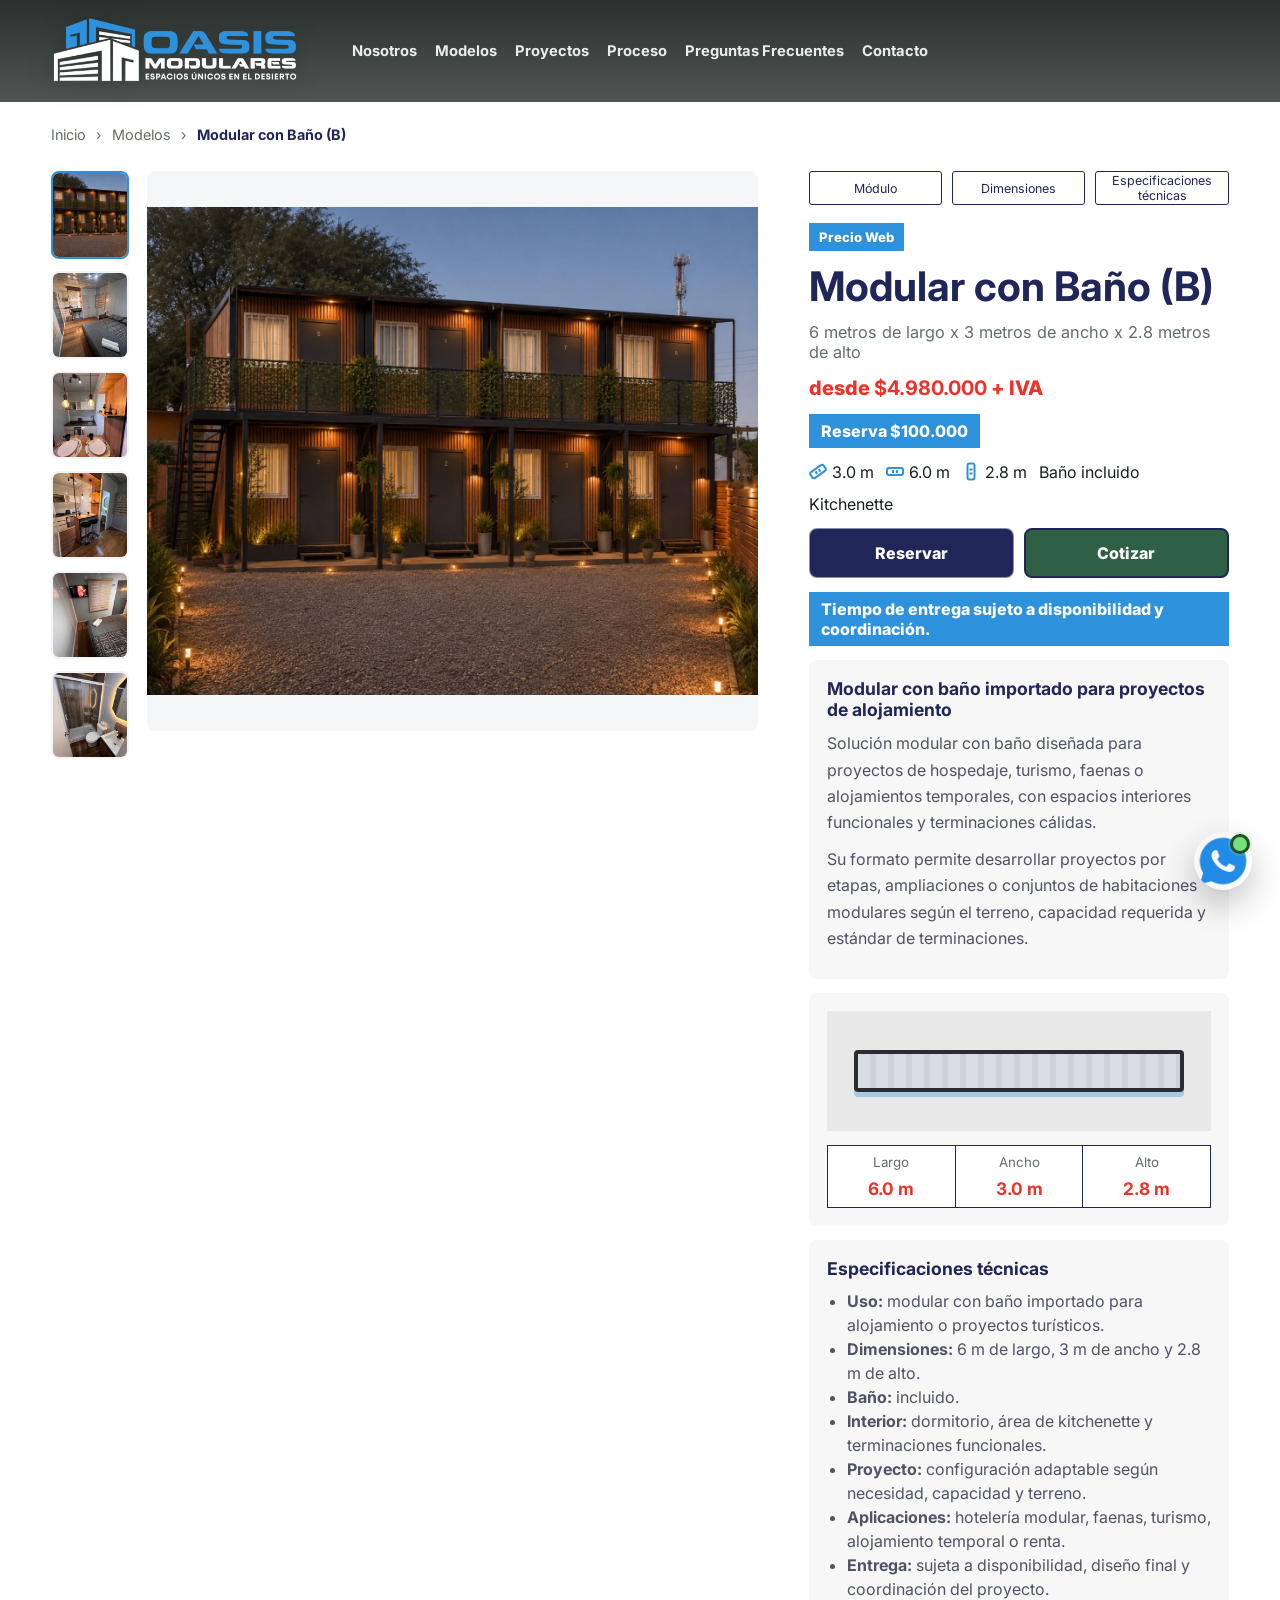
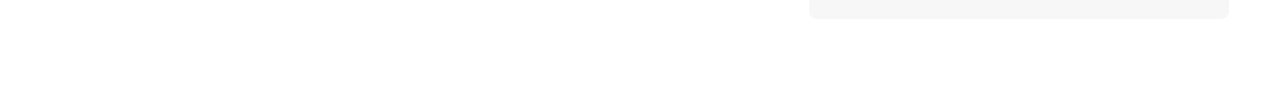
<file: producto-habitacion-modular.html>
<!doctype html>
<html lang="es">
  <head>
    <meta charset="utf-8">
    <meta name="viewport" content="width=device-width, initial-scale=1">
    <meta
      name="description"
      content="Modular con baño importado de 6 metros de largo, 3 metros de ancho y 2.8 metros de alto. Precio desde $4.980.000 + IVA. Entrega en Calama y el norte de Chile."
    >
    <title>Modular con Baño (B) | Oasis Modulares</title>
    <link rel="canonical" href="https://oasismodulareschile.cl/producto-habitacion-modular.html">
    <meta property="og:type" content="product">
    <meta property="og:locale" content="es_CL">
    <meta property="og:site_name" content="Oasis Modulares">
    <meta property="og:title" content="Modular con Baño (B) | Oasis Modulares">
    <meta property="og:description" content="Modular con baño importado de 6 metros de largo, 3 metros de ancho y 2.8 metros de alto. Precio desde $4.980.000 + IVA. Entrega en Calama y el norte de Chile.">
    <meta property="og:image" content="https://oasismodulareschile.cl/assets/producto-4-habitacion-modular.jpg">
    <meta property="og:url" content="https://oasismodulareschile.cl/producto-habitacion-modular.html">
    <link rel="preconnect" href="https://fonts.googleapis.com">
    <link rel="preconnect" href="https://fonts.gstatic.com" crossorigin>
    <link
      href="https://fonts.googleapis.com/css2?family=Inter:wght@400;500;600;700;800&display=swap"
      rel="stylesheet"
    >
    <link rel="icon" href="assets/favicon.png" type="image/png">
    <link rel="stylesheet" href="styles.css">
  </head>
  <body class="product-page">
    <header class="site-header" aria-label="Navegación principal">
      <a class="brand" href="index.html#inicio" aria-label="Oasis Modulares inicio">
        <img src="assets/logo-oasis-modulares-header.png" alt="Oasis Modulares">
      </a>
      <button class="nav-toggle" type="button" aria-label="Abrir menú" aria-expanded="false" data-nav-toggle>
        <span></span>
        <span></span>
        <span></span>
      </button>
      <nav id="primary-navigation">
        <a href="index.html#nosotros">Nosotros</a>
        <a href="index.html#modelos">Modelos</a>
        <a href="index.html#proyectos">Proyectos</a>
        <a href="index.html#proceso">Proceso</a>
        <a href="index.html#preguntas">Preguntas Frecuentes</a>
        <a href="index.html#contacto">Contacto</a>
      </nav>
    </header>

    <main class="product-detail">
      <div class="breadcrumbs">
        <a href="index.html">Inicio</a>
        <span>›</span>
        <a href="index.html#modelos">Modelos</a>
        <span>›</span>
        <strong>Modular con Baño (B)</strong>
      </div>

      <section class="detail-layout">
        <div class="detail-media" data-gallery>
          <div class="thumbs" aria-label="Fotos del producto">
            <button type="button" class="thumb active" data-image="assets/producto-4-habitacion-modular.jpg">
              <img src="assets/producto-4-habitacion-modular.jpg" alt="Exterior de modular con baño importado">
            </button>
            <button type="button" class="thumb" data-image="assets/producto-4-habitacion-modular-b.jpg">
              <img src="assets/producto-4-habitacion-modular-b.jpg" alt="Dormitorio de modular con baño importado">
            </button>
            <button type="button" class="thumb" data-image="assets/producto-4-habitacion-modular-c.jpg">
              <img src="assets/producto-4-habitacion-modular-c.jpg" alt="Kitchenette de modular con baño importado">
            </button>
            <button type="button" class="thumb" data-image="assets/producto-4-habitacion-modular-d.jpg">
              <img src="assets/producto-4-habitacion-modular-d.jpg" alt="Comedor interior de modular con baño importado">
            </button>
            <button type="button" class="thumb" data-image="assets/producto-4-habitacion-modular-e.jpg">
              <img src="assets/producto-4-habitacion-modular-e.jpg" alt="Vista interior de modular con baño importado">
            </button>
            <button type="button" class="thumb" data-image="assets/producto-4-habitacion-modular-f.jpg">
              <img src="assets/producto-4-habitacion-modular-f.jpg" alt="Detalle interior de modular con baño importado">
            </button>
          </div>
          <figure class="main-product-image">
            <img src="assets/producto-4-habitacion-modular.jpg" alt="Modular con baño importado para alojamiento">
          </figure>
        </div>

        <article class="detail-info">
          <div class="detail-tabs" aria-label="Secciones del producto">
            <a href="#modulo">Módulo</a>
            <a href="#dimensiones">Dimensiones</a>
            <a href="#especificaciones">Especificaciones técnicas</a>
          </div>
          <span class="price-tag inline">Precio Web</span>
          <h1>Modular con Baño (B)</h1>
          <p class="detail-subtitle">6 metros de largo x 3 metros de ancho x 2.8 metros de alto</p>
          <p class="detail-price">desde <strong>$4.980.000</strong> + IVA</p>
          <p class="detail-reserve">Reserva $100.000</p>

          <div class="version-row" aria-label="Características principales">
            <span class="measure measure-width" aria-label="3.0 metros de ancho">
              <span class="measure-icon" aria-hidden="true"></span>
              <span>3.0 m</span>
            </span>
            <span class="measure measure-length" aria-label="6.0 metros de largo">
              <span class="measure-icon" aria-hidden="true"></span>
              <span>6.0 m</span>
            </span>
            <span class="measure measure-height" aria-label="2.8 metros de alto">
              <span class="measure-icon" aria-hidden="true"></span>
              <span>2.8 m</span>
            </span>
            <span>Baño incluido</span>
            <span>Kitchenette</span>
          </div>

          <div class="detail-actions">
            <a class="button secondary detail-button" href="reservar.html?producto=habitacion-modular">Reservar</a>
            <a class="button primary detail-button" href="https://wa.me/56939468154">Cotizar</a>
          </div>

          <div class="delivery-note">Tiempo de entrega sujeto a disponibilidad y coordinación.</div>

          <div class="detail-copy" id="modulo">
            <h2>Modular con baño importado para proyectos de alojamiento</h2>
            <p>
              Solución modular con baño diseñada para proyectos de hospedaje, turismo, faenas o alojamientos
              temporales, con espacios interiores funcionales y terminaciones cálidas.
            </p>
            <p>
              Su formato permite desarrollar proyectos por etapas, ampliaciones o conjuntos de habitaciones
              modulares según el terreno, capacidad requerida y estándar de terminaciones.
            </p>
          </div>

          <section class="detail-panel" id="dimensiones" aria-label="Dimensiones del producto">
            <div class="dimension-visual">
              <span></span>
            </div>
            <div class="dimension-table">
              <div>
                <small>Largo</small>
                <strong>6.0 m</strong>
              </div>
              <div>
                <small>Ancho</small>
                <strong>3.0 m</strong>
              </div>
              <div>
                <small>Alto</small>
                <strong>2.8 m</strong>
              </div>
            </div>
          </section>

          <section class="detail-panel" id="especificaciones">
            <h2>Especificaciones técnicas</h2>
            <ul class="tech-list">
              <li><strong>Uso:</strong> modular con baño importado para alojamiento o proyectos turísticos.</li>
              <li><strong>Dimensiones:</strong> 6 m de largo, 3 m de ancho y 2.8 m de alto.</li>
              <li><strong>Baño:</strong> incluido.</li>
              <li><strong>Interior:</strong> dormitorio, área de kitchenette y terminaciones funcionales.</li>
              <li><strong>Proyecto:</strong> configuración adaptable según necesidad, capacidad y terreno.</li>
              <li><strong>Aplicaciones:</strong> hotelería modular, faenas, turismo, alojamiento temporal o renta.</li>
              <li><strong>Entrega:</strong> sujeta a disponibilidad, diseño final y coordinación del proyecto.</li>
            </ul>
          </section>
        </article>
      </section>
    </main>

    <a class="whatsapp-float" href="https://wa.me/56939468154" aria-label="Contactar por WhatsApp">
      <img src="assets/logo-whatsapp.png" alt="">
    </a>
    <script src="scripts.js"></script>
  </body>
</html>
</file>
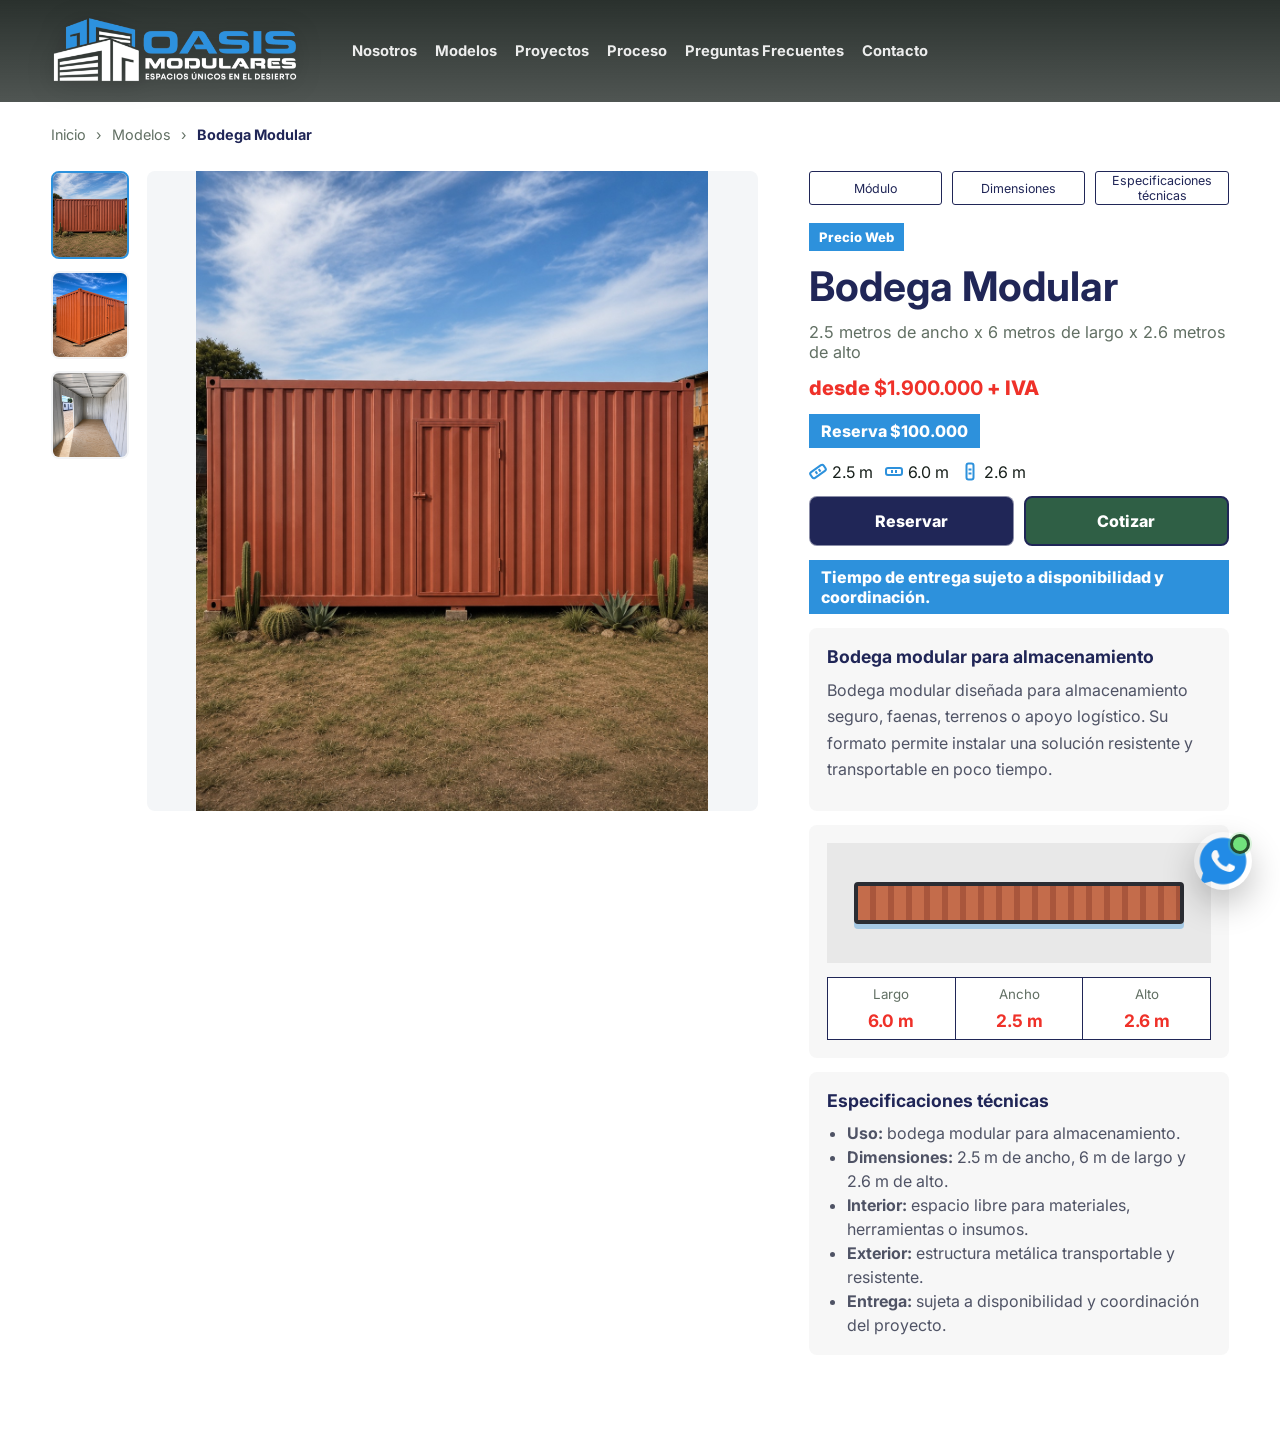
<file: producto-modular-2.html>
<!doctype html>
<html lang="es">
  <head>
    <meta charset="utf-8">
    <meta name="viewport" content="width=device-width, initial-scale=1">
    <meta
      name="description"
      content="Bodega modular de 2.5 metros de ancho por 6 metros de largo y 2.6 metros de alto. Precio desde $1.900.000 + IVA. Entrega en Calama y el norte de Chile."
    >
    <title>Bodega Modular | Oasis Modulares</title>
    <link rel="canonical" href="https://oasismodulareschile.cl/producto-modular-2.html">
    <meta property="og:type" content="product">
    <meta property="og:locale" content="es_CL">
    <meta property="og:site_name" content="Oasis Modulares">
    <meta property="og:title" content="Bodega Modular | Oasis Modulares">
    <meta property="og:description" content="Bodega modular de 2.5 metros de ancho por 6 metros de largo y 2.6 metros de alto. Precio desde $1.900.000 + IVA. Entrega en Calama y el norte de Chile.">
    <meta property="og:image" content="https://oasismodulareschile.cl/assets/producto-2.jpg">
    <meta property="og:url" content="https://oasismodulareschile.cl/producto-modular-2.html">
    <link rel="preconnect" href="https://fonts.googleapis.com">
    <link rel="preconnect" href="https://fonts.gstatic.com" crossorigin>
    <link
      href="https://fonts.googleapis.com/css2?family=Inter:wght@400;500;600;700;800&display=swap"
      rel="stylesheet"
    >
    <link rel="icon" href="assets/favicon.png" type="image/png">
    <link rel="stylesheet" href="styles.css">
  </head>
  <body class="product-page">
    <header class="site-header" aria-label="Navegación principal">
      <a class="brand" href="index.html#inicio" aria-label="Oasis Modulares inicio">
        <img src="assets/logo-oasis-modulares-header.png" alt="Oasis Modulares">
      </a>
      <button class="nav-toggle" type="button" aria-label="Abrir menú" aria-expanded="false" data-nav-toggle>
        <span></span>
        <span></span>
        <span></span>
      </button>
      <nav id="primary-navigation">
        <a href="index.html#nosotros">Nosotros</a>
        <a href="index.html#modelos">Modelos</a>
        <a href="index.html#proyectos">Proyectos</a>
        <a href="index.html#proceso">Proceso</a>
        <a href="index.html#preguntas">Preguntas Frecuentes</a>
        <a href="index.html#contacto">Contacto</a>
      </nav>
    </header>

    <main class="product-detail">
      <div class="breadcrumbs">
        <a href="index.html">Inicio</a>
        <span>›</span>
        <a href="index.html#modelos">Modelos</a>
        <span>›</span>
        <strong>Bodega Modular</strong>
      </div>

      <section class="detail-layout">
        <div class="detail-media" data-gallery>
          <div class="thumbs" aria-label="Fotos del producto">
            <button type="button" class="thumb active" data-image="assets/producto-2.jpg">
              <img src="assets/producto-2.jpg" alt="Exterior de bodega modular">
            </button>
            <button type="button" class="thumb" data-image="assets/producto-2-b.jpg">
              <img src="assets/producto-2-b.jpg" alt="Vista adicional de bodega modular">
            </button>
            <button type="button" class="thumb" data-image="assets/producto-2-c.jpg">
              <img src="assets/producto-2-c.jpg" alt="Detalle de bodega modular">
            </button>
          </div>
          <figure class="main-product-image">
            <img src="assets/producto-2.jpg" alt="Bodega modular">
          </figure>
        </div>

        <article class="detail-info">
          <div class="detail-tabs" aria-label="Secciones del producto">
            <a href="#modulo">Módulo</a>
            <a href="#dimensiones">Dimensiones</a>
            <a href="#especificaciones">Especificaciones técnicas</a>
          </div>
          <span class="price-tag inline">Precio Web</span>
          <h1>Bodega Modular</h1>
          <p class="detail-subtitle">2.5 metros de ancho x 6 metros de largo x 2.6 metros de alto</p>
          <p class="detail-price">desde <strong>$1.900.000</strong> + IVA</p>
          <p class="detail-reserve">Reserva $100.000</p>

          <div class="version-row" aria-label="Características principales">
            <span class="measure measure-width" aria-label="2.5 metros de ancho">
              <span class="measure-icon" aria-hidden="true"></span>
              <span>2.5 m</span>
            </span>
            <span class="measure measure-length" aria-label="6.0 metros de largo">
              <span class="measure-icon" aria-hidden="true"></span>
              <span>6.0 m</span>
            </span>
            <span class="measure measure-height" aria-label="2.6 metros de alto">
              <span class="measure-icon" aria-hidden="true"></span>
              <span>2.6 m</span>
            </span>
          </div>

          <div class="detail-actions">
            <a class="button secondary detail-button" href="reservar.html?producto=modular-2">Reservar</a>
            <a class="button primary detail-button" href="https://wa.me/56939468154">Cotizar</a>
          </div>

          <div class="delivery-note">Tiempo de entrega sujeto a disponibilidad y coordinación.</div>

          <div class="detail-copy" id="modulo">
            <h2>Bodega modular para almacenamiento</h2>
            <p>
              Bodega modular diseñada para almacenamiento seguro, faenas, terrenos o apoyo logístico.
              Su formato permite instalar una solución resistente y transportable en poco tiempo.
            </p>
          </div>

          <section class="detail-panel" id="dimensiones" aria-label="Dimensiones del producto">
            <div class="dimension-visual bodega">
              <span></span>
            </div>
            <div class="dimension-table">
              <div>
                <small>Largo</small>
                <strong>6.0 m</strong>
              </div>
              <div>
                <small>Ancho</small>
                <strong>2.5 m</strong>
              </div>
              <div>
                <small>Alto</small>
                <strong>2.6 m</strong>
              </div>
            </div>
          </section>

          <section class="detail-panel" id="especificaciones">
            <h2>Especificaciones técnicas</h2>
            <ul class="tech-list">
              <li><strong>Uso:</strong> bodega modular para almacenamiento.</li>
              <li><strong>Dimensiones:</strong> 2.5 m de ancho, 6 m de largo y 2.6 m de alto.</li>
              <li><strong>Interior:</strong> espacio libre para materiales, herramientas o insumos.</li>
              <li><strong>Exterior:</strong> estructura metálica transportable y resistente.</li>
              <li><strong>Entrega:</strong> sujeta a disponibilidad y coordinación del proyecto.</li>
            </ul>
          </section>
        </article>
      </section>
    </main>

    <a class="whatsapp-float" href="https://wa.me/56939468154" aria-label="Contactar por WhatsApp">
      <img src="assets/logo-whatsapp.png" alt="">
    </a>
    <script src="scripts.js"></script>
  </body>
</html>
</file>
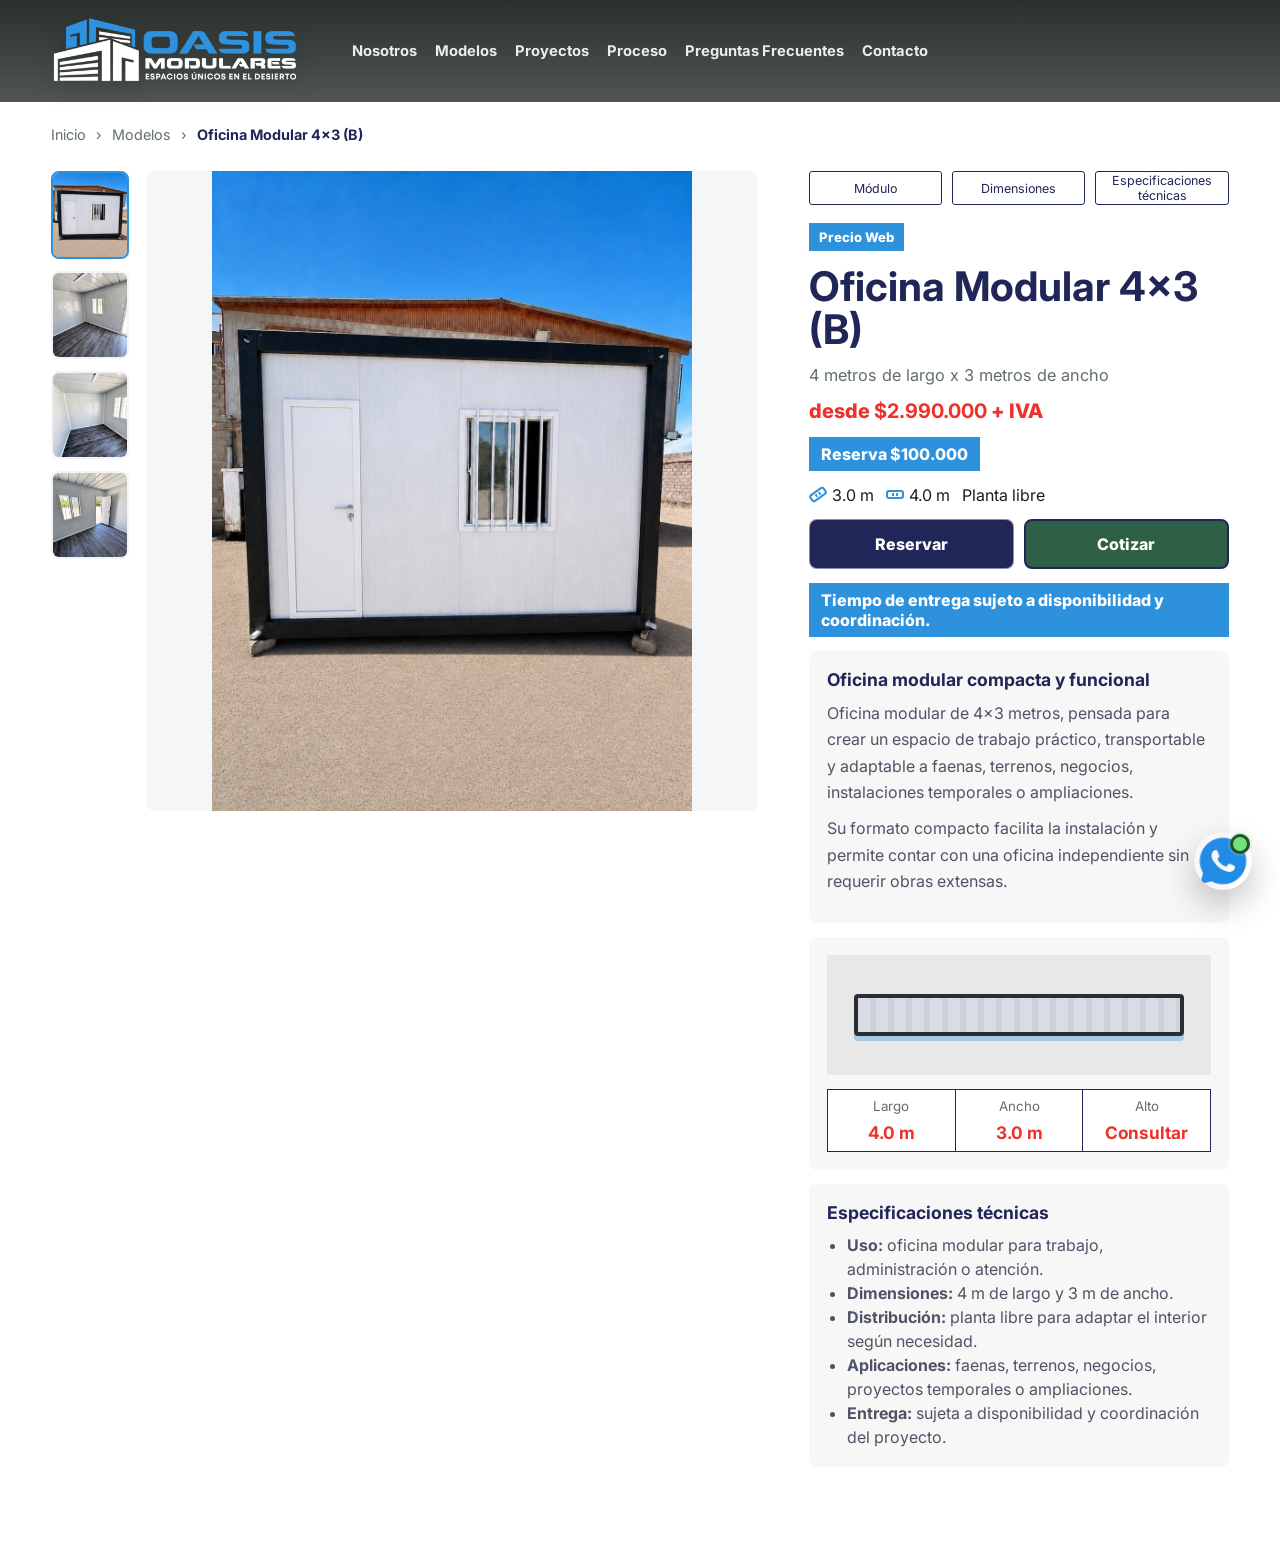
<file: producto-oficina-modular-4x3.html>
<!doctype html>
<html lang="es">
  <head>
    <meta charset="utf-8">
    <meta name="viewport" content="width=device-width, initial-scale=1">
    <meta
      name="description"
      content="Oficina modular 4x3. Precio desde $2.990.000 + IVA, reserva $100.000. Entrega en Calama y el norte de Chile."
    >
    <title>Oficina Modular 4x3 (B) | Oasis Modulares</title>
    <link rel="canonical" href="https://oasismodulareschile.cl/producto-oficina-modular-4x3.html">
    <meta property="og:type" content="product">
    <meta property="og:locale" content="es_CL">
    <meta property="og:site_name" content="Oasis Modulares">
    <meta property="og:title" content="Oficina Modular 4x3 (B) | Oasis Modulares">
    <meta property="og:description" content="Oficina modular 4x3. Precio desde $2.990.000 + IVA, reserva $100.000. Entrega en Calama y el norte de Chile.">
    <meta property="og:image" content="https://oasismodulareschile.cl/assets/producto-6-oficina-modular-4x3.jpg">
    <meta property="og:url" content="https://oasismodulareschile.cl/producto-oficina-modular-4x3.html">
    <link rel="preconnect" href="https://fonts.googleapis.com">
    <link rel="preconnect" href="https://fonts.gstatic.com" crossorigin>
    <link
      href="https://fonts.googleapis.com/css2?family=Inter:wght@400;500;600;700;800&display=swap"
      rel="stylesheet"
    >
    <link rel="icon" href="assets/favicon.png" type="image/png">
    <link rel="stylesheet" href="styles.css">
  </head>
  <body class="product-page">
    <header class="site-header" aria-label="Navegación principal">
      <a class="brand" href="index.html#inicio" aria-label="Oasis Modulares inicio">
        <img src="assets/logo-oasis-modulares-header.png" alt="Oasis Modulares">
      </a>
      <button class="nav-toggle" type="button" aria-label="Abrir menú" aria-expanded="false" data-nav-toggle>
        <span></span>
        <span></span>
        <span></span>
      </button>
      <nav id="primary-navigation">
        <a href="index.html#nosotros">Nosotros</a>
        <a href="index.html#modelos">Modelos</a>
        <a href="index.html#proyectos">Proyectos</a>
        <a href="index.html#proceso">Proceso</a>
        <a href="index.html#preguntas">Preguntas Frecuentes</a>
        <a href="index.html#contacto">Contacto</a>
      </nav>
    </header>

    <main class="product-detail">
      <div class="breadcrumbs">
        <a href="index.html">Inicio</a>
        <span>›</span>
        <a href="index.html#modelos">Modelos</a>
        <span>›</span>
        <strong>Oficina Modular 4x3 (B)</strong>
      </div>

      <section class="detail-layout">
        <div class="detail-media" data-gallery>
          <div class="thumbs" aria-label="Fotos del producto">
            <button type="button" class="thumb active" data-image="assets/producto-6-oficina-modular-4x3.jpg">
              <img src="assets/producto-6-oficina-modular-4x3.jpg" alt="Exterior de oficina modular 4x3">
            </button>
            <button type="button" class="thumb" data-image="assets/producto-6-oficina-modular-4x3-b.jpg">
              <img src="assets/producto-6-oficina-modular-4x3-b.jpg" alt="Interior de oficina modular 4x3">
            </button>
            <button type="button" class="thumb" data-image="assets/producto-6-oficina-modular-4x3-c.jpg">
              <img src="assets/producto-6-oficina-modular-4x3-c.jpg" alt="Vista interior de oficina modular 4x3">
            </button>
            <button type="button" class="thumb" data-image="assets/producto-6-oficina-modular-4x3-d.jpg">
              <img src="assets/producto-6-oficina-modular-4x3-d.jpg" alt="Detalle de oficina modular 4x3">
            </button>
          </div>
          <figure class="main-product-image">
            <img src="assets/producto-6-oficina-modular-4x3.jpg" alt="Oficina modular 4x3">
          </figure>
        </div>

        <article class="detail-info">
          <div class="detail-tabs" aria-label="Secciones del producto">
            <a href="#modulo">Módulo</a>
            <a href="#dimensiones">Dimensiones</a>
            <a href="#especificaciones">Especificaciones técnicas</a>
          </div>
          <span class="price-tag inline">Precio Web</span>
          <h1>Oficina Modular 4x3 (B)</h1>
          <p class="detail-subtitle">4 metros de largo x 3 metros de ancho</p>
          <p class="detail-price">desde <strong>$2.990.000</strong> + IVA</p>
          <p class="detail-reserve">Reserva $100.000</p>

          <div class="version-row" aria-label="Características principales">
            <span class="measure measure-width" aria-label="3.0 metros de ancho">
              <span class="measure-icon" aria-hidden="true"></span>
              <span>3.0 m</span>
            </span>
            <span class="measure measure-length" aria-label="4.0 metros de largo">
              <span class="measure-icon" aria-hidden="true"></span>
              <span>4.0 m</span>
            </span>
            <span>Planta libre</span>
          </div>

          <div class="detail-actions">
            <a class="button secondary detail-button" href="reservar.html?producto=oficina-modular-4x3">Reservar</a>
            <a class="button primary detail-button" href="https://wa.me/56939468154">Cotizar</a>
          </div>

          <div class="delivery-note">Tiempo de entrega sujeto a disponibilidad y coordinación.</div>

          <div class="detail-copy" id="modulo">
            <h2>Oficina modular compacta y funcional</h2>
            <p>
              Oficina modular de 4x3 metros, pensada para crear un espacio de trabajo práctico, transportable
              y adaptable a faenas, terrenos, negocios, instalaciones temporales o ampliaciones.
            </p>
            <p>
              Su formato compacto facilita la instalación y permite contar con una oficina independiente
              sin requerir obras extensas.
            </p>
          </div>

          <section class="detail-panel" id="dimensiones" aria-label="Dimensiones del producto">
            <div class="dimension-visual">
              <span></span>
            </div>
            <div class="dimension-table">
              <div>
                <small>Largo</small>
                <strong>4.0 m</strong>
              </div>
              <div>
                <small>Ancho</small>
                <strong>3.0 m</strong>
              </div>
              <div>
                <small>Alto</small>
                <strong>Consultar</strong>
              </div>
            </div>
          </section>

          <section class="detail-panel" id="especificaciones">
            <h2>Especificaciones técnicas</h2>
            <ul class="tech-list">
              <li><strong>Uso:</strong> oficina modular para trabajo, administración o atención.</li>
              <li><strong>Dimensiones:</strong> 4 m de largo y 3 m de ancho.</li>
              <li><strong>Distribución:</strong> planta libre para adaptar el interior según necesidad.</li>
              <li><strong>Aplicaciones:</strong> faenas, terrenos, negocios, proyectos temporales o ampliaciones.</li>
              <li><strong>Entrega:</strong> sujeta a disponibilidad y coordinación del proyecto.</li>
            </ul>
          </section>
        </article>
      </section>
    </main>

    <a class="whatsapp-float" href="https://wa.me/56939468154" aria-label="Contactar por WhatsApp">
      <img src="assets/logo-whatsapp.png" alt="">
    </a>
    <script src="scripts.js"></script>
  </body>
</html>
</file>
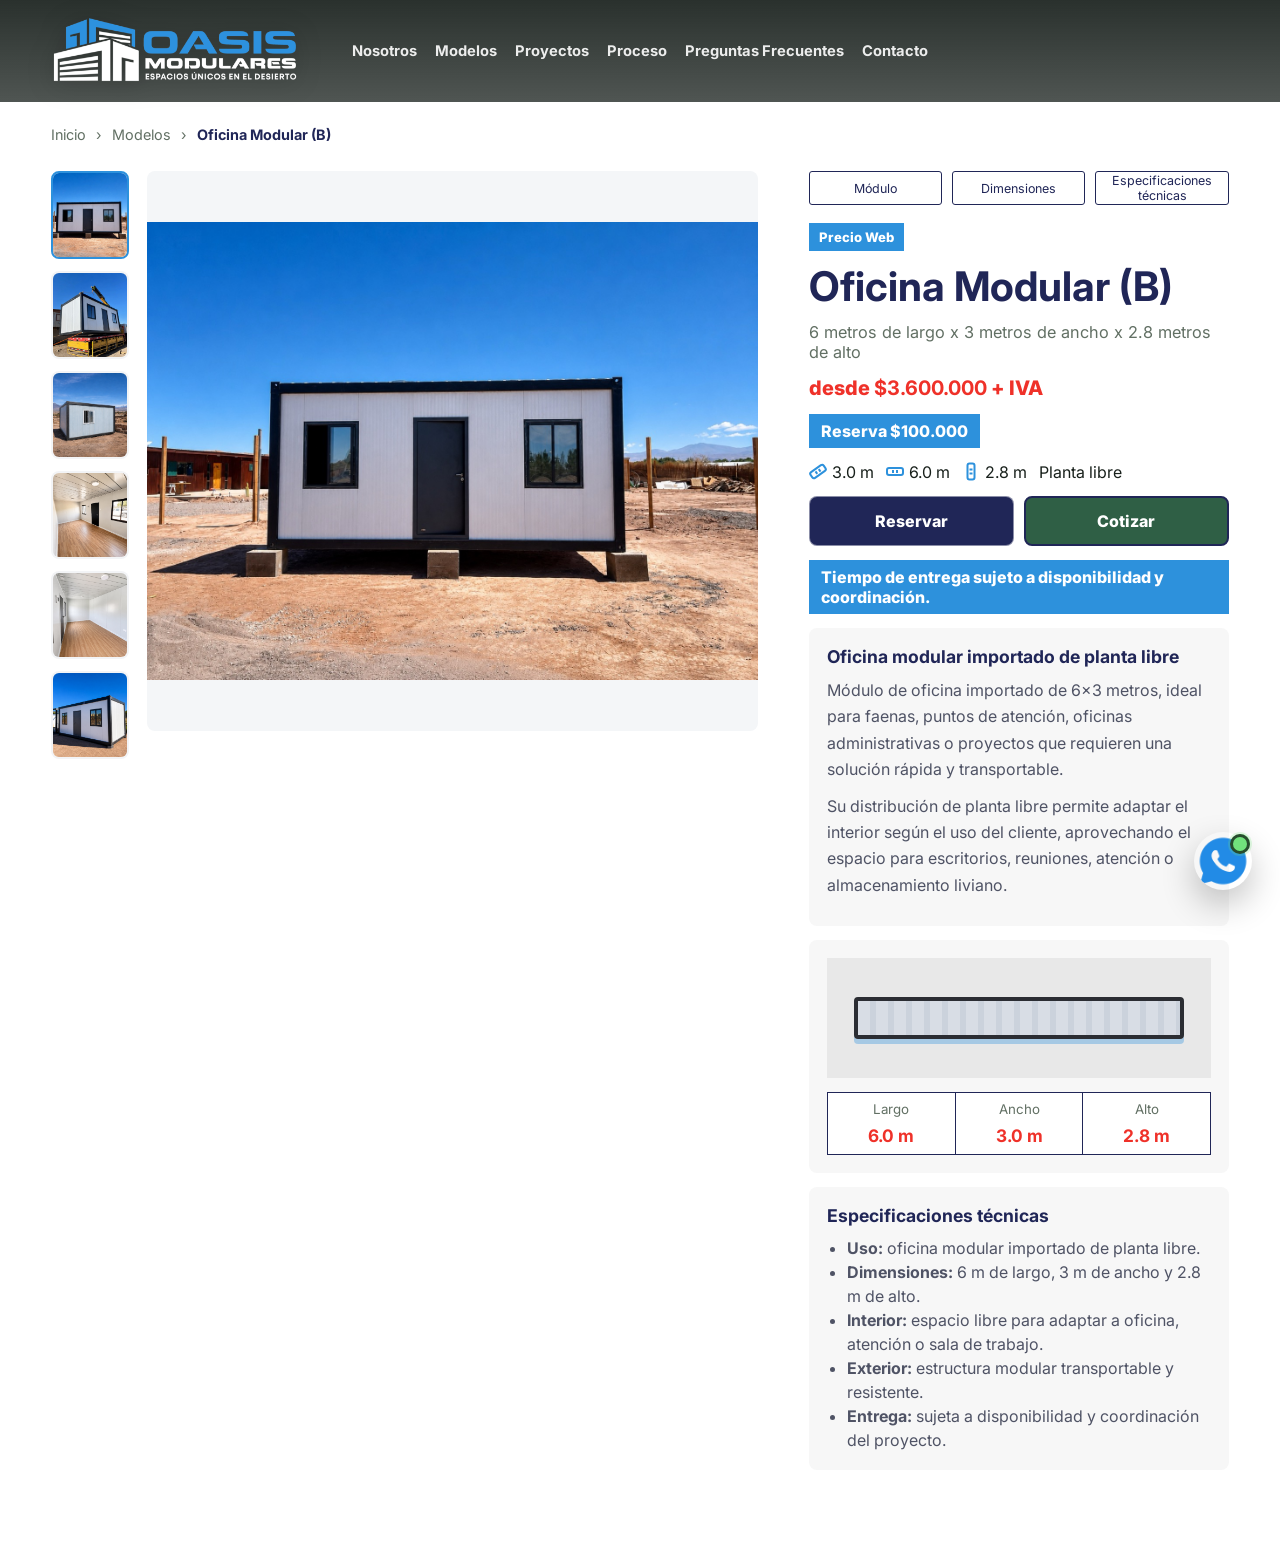
<file: producto-oficina-modular-importada.html>
<!doctype html>
<html lang="es">
  <head>
    <meta charset="utf-8">
    <meta name="viewport" content="width=device-width, initial-scale=1">
    <meta
      name="description"
      content="Oficina modular importado de 6 metros de largo, 3 metros de ancho y 2.8 metros de alto. Precio desde $3.600.000 + IVA. Entrega en Calama y el norte de Chile."
    >
    <title>Oficina Modular (B) 6x3 | Oasis Modulares</title>
    <link rel="canonical" href="https://oasismodulareschile.cl/producto-oficina-modular-importada.html">
    <meta property="og:type" content="product">
    <meta property="og:locale" content="es_CL">
    <meta property="og:site_name" content="Oasis Modulares">
    <meta property="og:title" content="Oficina Modular (B) 6x3 | Oasis Modulares">
    <meta property="og:description" content="Oficina modular importado de 6 metros de largo, 3 metros de ancho y 2.8 metros de alto. Precio desde $3.600.000 + IVA. Entrega en Calama y el norte de Chile.">
    <meta property="og:image" content="https://oasismodulareschile.cl/assets/producto-3-oficina-importada.jpg">
    <meta property="og:url" content="https://oasismodulareschile.cl/producto-oficina-modular-importada.html">
    <link rel="preconnect" href="https://fonts.googleapis.com">
    <link rel="preconnect" href="https://fonts.gstatic.com" crossorigin>
    <link
      href="https://fonts.googleapis.com/css2?family=Inter:wght@400;500;600;700;800&display=swap"
      rel="stylesheet"
    >
    <link rel="icon" href="assets/favicon.png" type="image/png">
    <link rel="stylesheet" href="styles.css">
  </head>
  <body class="product-page">
    <header class="site-header" aria-label="Navegación principal">
      <a class="brand" href="index.html#inicio" aria-label="Oasis Modulares inicio">
        <img src="assets/logo-oasis-modulares-header.png" alt="Oasis Modulares">
      </a>
      <button class="nav-toggle" type="button" aria-label="Abrir menú" aria-expanded="false" data-nav-toggle>
        <span></span>
        <span></span>
        <span></span>
      </button>
      <nav id="primary-navigation">
        <a href="index.html#nosotros">Nosotros</a>
        <a href="index.html#modelos">Modelos</a>
        <a href="index.html#proyectos">Proyectos</a>
        <a href="index.html#proceso">Proceso</a>
        <a href="index.html#preguntas">Preguntas Frecuentes</a>
        <a href="index.html#contacto">Contacto</a>
      </nav>
    </header>

    <main class="product-detail">
      <div class="breadcrumbs">
        <a href="index.html">Inicio</a>
        <span>›</span>
        <a href="index.html#modelos">Modelos</a>
        <span>›</span>
        <strong>Oficina Modular (B)</strong>
      </div>

      <section class="detail-layout">
        <div class="detail-media" data-gallery>
          <div class="thumbs" aria-label="Fotos del producto">
            <button type="button" class="thumb active" data-image="assets/producto-3-oficina-importada.jpg">
              <img src="assets/producto-3-oficina-importada.jpg" alt="Exterior frontal de oficina modular importado">
            </button>
            <button type="button" class="thumb" data-image="assets/producto-3-oficina-importada-b.jpg">
              <img src="assets/producto-3-oficina-importada-b.jpg" alt="Traslado de oficina modular importado">
            </button>
            <button type="button" class="thumb" data-image="assets/producto-3-oficina-importada-c.jpg">
              <img src="assets/producto-3-oficina-importada-c.jpg" alt="Vista lateral de oficina modular importado">
            </button>
            <button type="button" class="thumb" data-image="assets/producto-3-oficina-importada-d.jpg">
              <img src="assets/producto-3-oficina-importada-d.jpg" alt="Interior de oficina modular importado con puerta y ventana">
            </button>
            <button type="button" class="thumb" data-image="assets/producto-3-oficina-importada-e.jpg">
              <img src="assets/producto-3-oficina-importada-e.jpg" alt="Interior amplio de oficina modular importado con piso flotante">
            </button>
            <button type="button" class="thumb" data-image="assets/producto-3-oficina-importada-f.jpg">
              <img src="assets/producto-3-oficina-importada-f.jpg" alt="Vista frontal de oficina modular importado">
            </button>
          </div>
          <figure class="main-product-image">
            <img src="assets/producto-3-oficina-importada.jpg" alt="Oficina modular importado 6x3 planta libre">
          </figure>
        </div>

        <article class="detail-info">
          <div class="detail-tabs" aria-label="Secciones del producto">
            <a href="#modulo">Módulo</a>
            <a href="#dimensiones">Dimensiones</a>
            <a href="#especificaciones">Especificaciones técnicas</a>
          </div>
          <span class="price-tag inline">Precio Web</span>
          <h1>Oficina Modular (B)</h1>
          <p class="detail-subtitle">6 metros de largo x 3 metros de ancho x 2.8 metros de alto</p>
          <p class="detail-price">desde <strong>$3.600.000</strong> + IVA</p>
          <p class="detail-reserve">Reserva $100.000</p>

          <div class="version-row" aria-label="Características principales">
            <span class="measure measure-width" aria-label="3.0 metros de ancho">
              <span class="measure-icon" aria-hidden="true"></span>
              <span>3.0 m</span>
            </span>
            <span class="measure measure-length" aria-label="6.0 metros de largo">
              <span class="measure-icon" aria-hidden="true"></span>
              <span>6.0 m</span>
            </span>
            <span class="measure measure-height" aria-label="2.8 metros de alto">
              <span class="measure-icon" aria-hidden="true"></span>
              <span>2.8 m</span>
            </span>
            <span>Planta libre</span>
          </div>

          <div class="detail-actions">
            <a class="button secondary detail-button" href="reservar.html?producto=oficina-modular-importada">Reservar</a>
            <a class="button primary detail-button" href="https://wa.me/56939468154">Cotizar</a>
          </div>

          <div class="delivery-note">Tiempo de entrega sujeto a disponibilidad y coordinación.</div>

          <div class="detail-copy" id="modulo">
            <h2>Oficina modular importado de planta libre</h2>
            <p>
              Módulo de oficina importado de 6x3 metros, ideal para faenas, puntos de atención,
              oficinas administrativas o proyectos que requieren una solución rápida y transportable.
            </p>
            <p>
              Su distribución de planta libre permite adaptar el interior según el uso del cliente,
              aprovechando el espacio para escritorios, reuniones, atención o almacenamiento liviano.
            </p>
          </div>

          <section class="detail-panel" id="dimensiones" aria-label="Dimensiones del producto">
            <div class="dimension-visual">
              <span></span>
            </div>
            <div class="dimension-table">
              <div>
                <small>Largo</small>
                <strong>6.0 m</strong>
              </div>
              <div>
                <small>Ancho</small>
                <strong>3.0 m</strong>
              </div>
              <div>
                <small>Alto</small>
                <strong>2.8 m</strong>
              </div>
            </div>
          </section>

          <section class="detail-panel" id="especificaciones">
            <h2>Especificaciones técnicas</h2>
            <ul class="tech-list">
              <li><strong>Uso:</strong> oficina modular importado de planta libre.</li>
              <li><strong>Dimensiones:</strong> 6 m de largo, 3 m de ancho y 2.8 m de alto.</li>
              <li><strong>Interior:</strong> espacio libre para adaptar a oficina, atención o sala de trabajo.</li>
              <li><strong>Exterior:</strong> estructura modular transportable y resistente.</li>
              <li><strong>Entrega:</strong> sujeta a disponibilidad y coordinación del proyecto.</li>
            </ul>
          </section>
        </article>
      </section>
    </main>

    <a class="whatsapp-float" href="https://wa.me/56939468154" aria-label="Contactar por WhatsApp">
      <img src="assets/logo-whatsapp.png" alt="">
    </a>
    <script src="scripts.js"></script>
  </body>
</html>
</file>
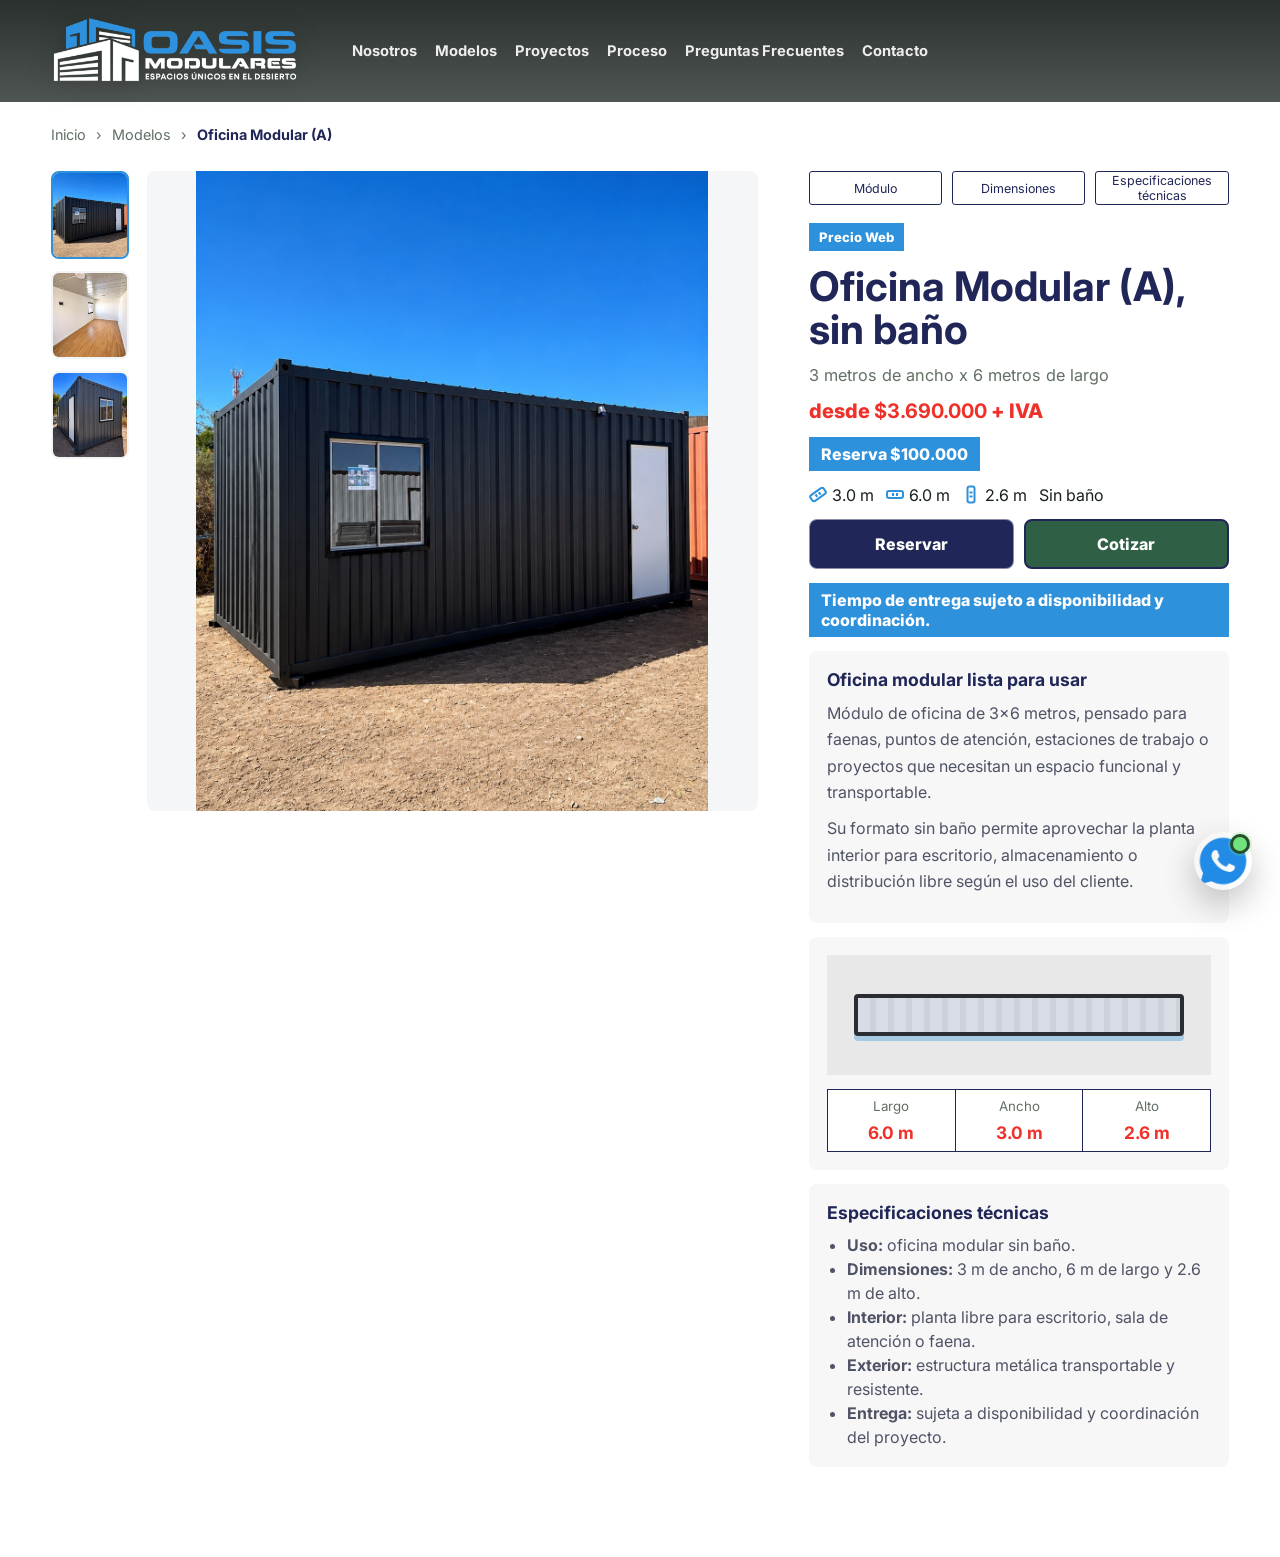
<file: producto-oficina-modular.html>
<!doctype html>
<html lang="es">
  <head>
    <meta charset="utf-8">
    <meta name="viewport" content="width=device-width, initial-scale=1">
    <meta
      name="description"
      content="Oficina modular sin baño de 3 metros de ancho por 6 metros de largo. Precio desde $3.690.000 + IVA. Entrega en Calama y el norte de Chile."
    >
    <title>Oficina Modular (A) 3x6 | Oasis Modulares</title>
    <link rel="canonical" href="https://oasismodulareschile.cl/producto-oficina-modular.html">
    <meta property="og:type" content="product">
    <meta property="og:locale" content="es_CL">
    <meta property="og:site_name" content="Oasis Modulares">
    <meta property="og:title" content="Oficina Modular (A) 3x6 | Oasis Modulares">
    <meta property="og:description" content="Oficina modular sin baño de 3 metros de ancho por 6 metros de largo. Precio desde $3.690.000 + IVA. Entrega en Calama y el norte de Chile.">
    <meta property="og:image" content="https://oasismodulareschile.cl/assets/producto-1-oficina-modular.jpg">
    <meta property="og:url" content="https://oasismodulareschile.cl/producto-oficina-modular.html">
    <link rel="preconnect" href="https://fonts.googleapis.com">
    <link rel="preconnect" href="https://fonts.gstatic.com" crossorigin>
    <link
      href="https://fonts.googleapis.com/css2?family=Inter:wght@400;500;600;700;800&display=swap"
      rel="stylesheet"
    >
    <link rel="icon" href="assets/favicon.png" type="image/png">
    <link rel="stylesheet" href="styles.css">
  </head>
  <body class="product-page">
    <header class="site-header" aria-label="Navegación principal">
      <a class="brand" href="index.html#inicio" aria-label="Oasis Modulares inicio">
        <img src="assets/logo-oasis-modulares-header.png" alt="Oasis Modulares">
      </a>
      <button class="nav-toggle" type="button" aria-label="Abrir menú" aria-expanded="false" data-nav-toggle>
        <span></span>
        <span></span>
        <span></span>
      </button>
      <nav id="primary-navigation">
        <a href="index.html#nosotros">Nosotros</a>
        <a href="index.html#modelos">Modelos</a>
        <a href="index.html#proyectos">Proyectos</a>
        <a href="index.html#proceso">Proceso</a>
        <a href="index.html#preguntas">Preguntas Frecuentes</a>
        <a href="index.html#contacto">Contacto</a>
      </nav>
    </header>

    <main class="product-detail">
      <div class="breadcrumbs">
        <a href="index.html">Inicio</a>
        <span>›</span>
        <a href="index.html#modelos">Modelos</a>
        <span>›</span>
        <strong>Oficina Modular (A)</strong>
      </div>

      <section class="detail-layout">
        <div class="detail-media" data-gallery>
          <div class="thumbs" aria-label="Fotos del producto">
            <button type="button" class="thumb active" data-image="assets/producto-1-oficina-modular.jpg">
              <img src="assets/producto-1-oficina-modular.jpg" alt="Exterior de oficina modular">
            </button>
            <button type="button" class="thumb" data-image="assets/producto-1-oficina-modular-b.jpg">
              <img src="assets/producto-1-oficina-modular-b.jpg" alt="Interior de oficina modular">
            </button>
            <button type="button" class="thumb" data-image="assets/producto-1-oficina-modular-c.jpg">
              <img src="assets/producto-1-oficina-modular-c.jpg" alt="Detalle de oficina modular">
            </button>
          </div>
          <figure class="main-product-image">
            <img src="assets/producto-1-oficina-modular.jpg" alt="Oficina modular sin baño">
          </figure>
        </div>

        <article class="detail-info">
          <div class="detail-tabs" aria-label="Secciones del producto">
            <a href="#modulo">Módulo</a>
            <a href="#dimensiones">Dimensiones</a>
            <a href="#especificaciones">Especificaciones técnicas</a>
          </div>
          <span class="price-tag inline">Precio Web</span>
          <h1>Oficina Modular (A), sin baño</h1>
          <p class="detail-subtitle">3 metros de ancho x 6 metros de largo</p>
          <p class="detail-price">desde <strong>$3.690.000</strong> + IVA</p>
          <p class="detail-reserve">Reserva $100.000</p>

          <div class="version-row" aria-label="Características principales">
            <span class="measure measure-width" aria-label="3.0 metros de ancho">
              <span class="measure-icon" aria-hidden="true"></span>
              <span>3.0 m</span>
            </span>
            <span class="measure measure-length" aria-label="6.0 metros de largo">
              <span class="measure-icon" aria-hidden="true"></span>
              <span>6.0 m</span>
            </span>
            <span class="measure measure-height" aria-label="2.6 metros de alto">
              <span class="measure-icon" aria-hidden="true"></span>
              <span>2.6 m</span>
            </span>
            <span>Sin baño</span>
          </div>

          <div class="detail-actions">
            <a class="button secondary detail-button" href="reservar.html?producto=oficina-modular">Reservar</a>
            <a class="button primary detail-button" href="https://wa.me/56939468154">Cotizar</a>
          </div>

          <div class="delivery-note">Tiempo de entrega sujeto a disponibilidad y coordinación.</div>

          <div class="detail-copy" id="modulo">
            <h2>Oficina modular lista para usar</h2>
            <p>
              Módulo de oficina de 3x6 metros, pensado para faenas, puntos de atención,
              estaciones de trabajo o proyectos que necesitan un espacio funcional y transportable.
            </p>
            <p>
              Su formato sin baño permite aprovechar la planta interior para escritorio, almacenamiento
              o distribución libre según el uso del cliente.
            </p>
          </div>

          <section class="detail-panel" id="dimensiones" aria-label="Dimensiones del producto">
            <div class="dimension-visual">
              <span></span>
            </div>
            <div class="dimension-table">
              <div>
                <small>Largo</small>
                <strong>6.0 m</strong>
              </div>
              <div>
                <small>Ancho</small>
                <strong>3.0 m</strong>
              </div>
              <div>
                <small>Alto</small>
                <strong>2.6 m</strong>
              </div>
            </div>
          </section>

          <section class="detail-panel" id="especificaciones">
            <h2>Especificaciones técnicas</h2>
            <ul class="tech-list">
              <li><strong>Uso:</strong> oficina modular sin baño.</li>
              <li><strong>Dimensiones:</strong> 3 m de ancho, 6 m de largo y 2.6 m de alto.</li>
              <li><strong>Interior:</strong> planta libre para escritorio, sala de atención o faena.</li>
              <li><strong>Exterior:</strong> estructura metálica transportable y resistente.</li>
              <li><strong>Entrega:</strong> sujeta a disponibilidad y coordinación del proyecto.</li>
            </ul>
          </section>
        </article>
      </section>
    </main>

    <a class="whatsapp-float" href="https://wa.me/56939468154" aria-label="Contactar por WhatsApp">
      <img src="assets/logo-whatsapp.png" alt="">
    </a>
    <script src="scripts.js"></script>
  </body>
</html>
</file>
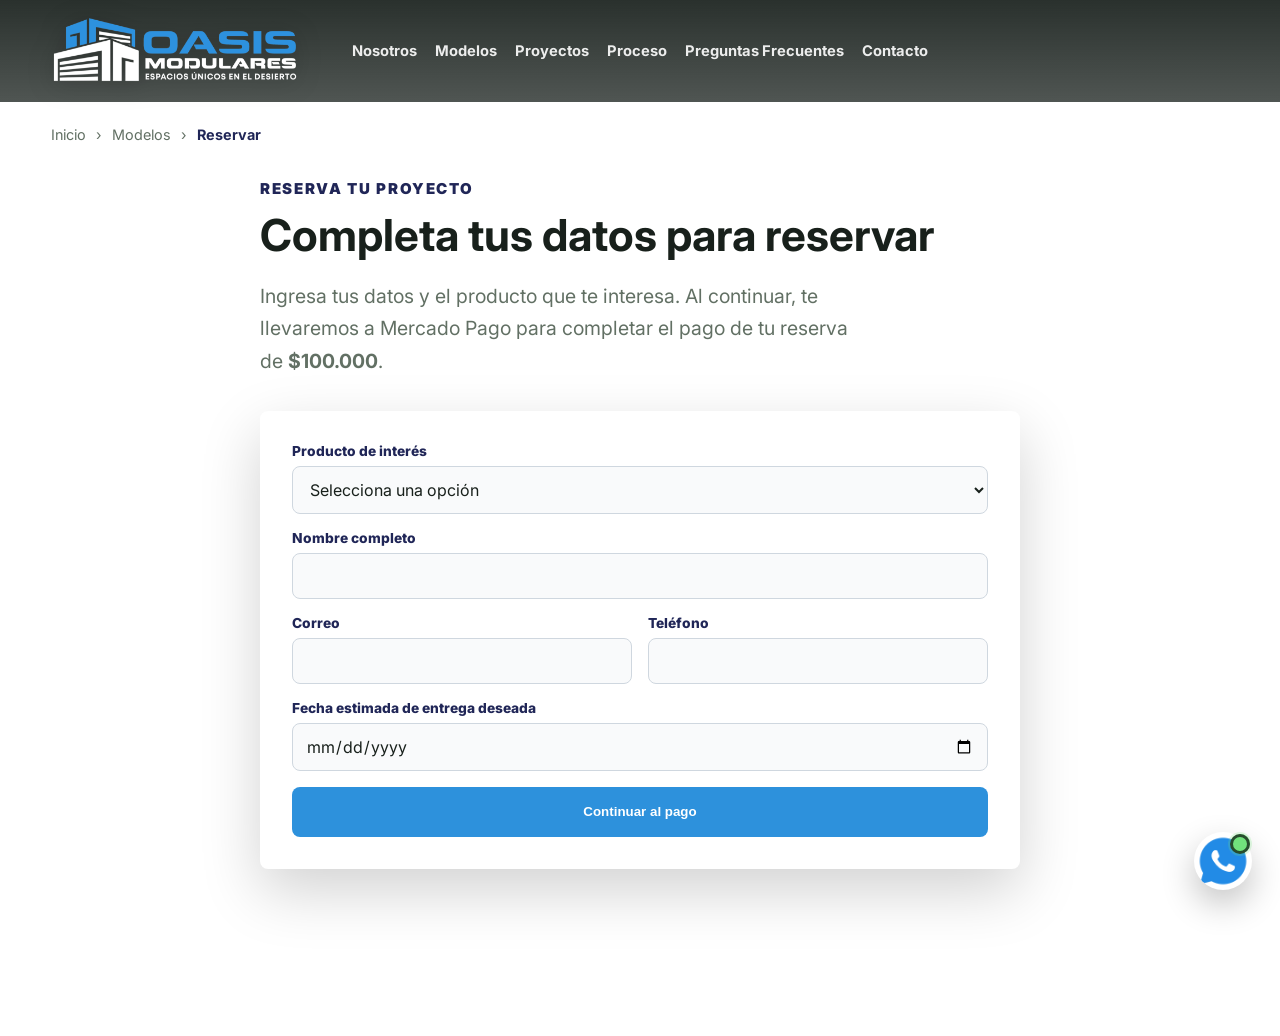
<file: reservar.html>
<!doctype html>
<html lang="es">
  <head>
    <meta charset="utf-8">
    <meta name="viewport" content="width=device-width, initial-scale=1">
    <meta name="description" content="Completa tus datos para reservar tu proyecto modular con Oasis Modulares.">
    <meta name="robots" content="noindex, nofollow">
    <title>Reservar proyecto | Oasis Modulares</title>
    <link rel="preconnect" href="https://fonts.googleapis.com">
    <link rel="preconnect" href="https://fonts.gstatic.com" crossorigin>
    <link
      href="https://fonts.googleapis.com/css2?family=Inter:wght@400;500;600;700;800&display=swap"
      rel="stylesheet"
    >
    <link rel="icon" href="assets/favicon.png" type="image/png">
    <link rel="stylesheet" href="styles.css">
  </head>
  <body class="product-page">
    <header class="site-header" aria-label="Navegación principal">
      <a class="brand" href="index.html#inicio" aria-label="Oasis Modulares inicio">
        <img src="assets/logo-oasis-modulares-header.png" alt="Oasis Modulares">
      </a>
      <button class="nav-toggle" type="button" aria-label="Abrir menú" aria-expanded="false" data-nav-toggle>
        <span></span>
        <span></span>
        <span></span>
      </button>
      <nav id="primary-navigation">
        <a href="index.html#nosotros">Nosotros</a>
        <a href="index.html#modelos">Modelos</a>
        <a href="index.html#proyectos">Proyectos</a>
        <a href="index.html#proceso">Proceso</a>
        <a href="index.html#preguntas">Preguntas Frecuentes</a>
        <a href="index.html#contacto">Contacto</a>
      </nav>
    </header>

    <main class="product-detail">
      <div class="breadcrumbs">
        <a href="index.html">Inicio</a>
        <span>›</span>
        <a href="index.html#modelos">Modelos</a>
        <span>›</span>
        <strong>Reservar</strong>
      </div>

      <section class="section" style="padding-top: 8px;" aria-label="Formulario de reserva">
        <div style="max-width: 760px; margin: 0 auto;">
          <p class="eyebrow">Reserva tu proyecto</p>
          <h1 style="font-size: clamp(2rem, 3.5vw, 2.75rem);">Completa tus datos para reservar</h1>
          <p class="hero-copy" style="color: var(--muted); margin-bottom: 34px;">
            Ingresa tus datos y el producto que te interesa. Al continuar, te llevaremos a Mercado Pago
            para completar el pago de tu reserva de <strong>$100.000</strong>.
          </p>

          <form
            class="contact-form"
            action="https://formsubmit.co/oasismodulares@gmail.com"
            method="POST"
          >
            <input type="hidden" name="_subject" value="Nueva reserva desde Oasis Modulares">
            <input type="hidden" name="_captcha" value="false">
            <input type="hidden" name="_template" value="table">
            <input type="hidden" name="_url" value="https://oasismodulareschile.cl/reservar.html">
            <input type="hidden" name="_next" value="https://mpago.la/1dDnVXu">

            <div class="field full">
              <label for="producto">Producto de interés</label>
              <select id="producto" name="Producto de interés" required>
                <option value="">Selecciona una opción</option>
                <option data-slug="oficina-modular">Oficina Modular (A)</option>
                <option data-slug="oficina-modular-importada">Oficina Modular (B)</option>
                <option data-slug="modular-2">Bodega Modular</option>
                <option data-slug="habitacion-modular">Modular con Baño (B)</option>
                <option data-slug="habitacion-modular-con-bano">Habitacion Modular con Baño</option>
                <option data-slug="oficina-modular-4x3">Oficina Modular 4x3 (B)</option>
                <option data-slug="casa-modular-36m2">Casa Modular 36 mt2 (B)</option>
                <option data-slug="casa-modular-36m2-a">Casa Modular 36 mt2 (A)</option>
                <option data-slug="caseta-seguridad">Caseta de seguridad</option>
                <option data-slug="camarin-modular">Camarín Modular con Duchas</option>
              </select>
            </div>
            <div class="field full">
              <label for="nombre">Nombre completo</label>
              <input id="nombre" name="Nombre" type="text" autocomplete="name" required>
            </div>
            <div class="field">
              <label for="email">Correo</label>
              <input id="email" name="Correo" type="email" autocomplete="email" required>
            </div>
            <div class="field">
              <label for="telefono">Teléfono</label>
              <input id="telefono" name="Teléfono" type="tel" autocomplete="tel" required>
            </div>
            <div class="field full">
              <label for="fecha_entrega">Fecha estimada de entrega deseada</label>
              <input id="fecha_entrega" name="Fecha estimada de entrega" type="date">
            </div>
            <button class="button primary full submit-button" type="submit">Continuar al pago</button>
          </form>
        </div>
      </section>
    </main>

    <a class="whatsapp-float" href="https://wa.me/56939468154" aria-label="Contactar por WhatsApp">
      <img src="assets/logo-whatsapp.png" alt="">
    </a>
    <script src="scripts.js"></script>
    <script>
      (function () {
        var params = new URLSearchParams(window.location.search);
        var slug = params.get("producto");
        if (!slug) return;
        var select = document.getElementById("producto");
        if (!select) return;
        for (var i = 0; i < select.options.length; i++) {
          if (select.options[i].dataset.slug === slug) {
            select.selectedIndex = i;
            break;
          }
        }
      })();
    </script>
  </body>
</html>
</file>
<file: styles.css>
:root {
  --ink: #18201b;
  --muted: #627064;
  --surface: #f7f4ec;
  --panel: #ffffff;
  --line: #ded8ca;
  --brand: #2f5f45;
  --brand-dark: #183728;
  --logo-blue: #2d91dc;
  --navy: #202657;
  --sand: #d9bd8c;
  --wood: #9b6032;
  --shadow: 0 18px 55px rgba(24, 32, 27, 0.12);
}

* {
  box-sizing: border-box;
}

html {
  scroll-behavior: smooth;
}

body {
  margin: 0;
  color: var(--ink);
  background: var(--surface);
  font-family: Inter, system-ui, -apple-system, BlinkMacSystemFont, "Segoe UI", sans-serif;
}

a {
  color: inherit;
  text-decoration: none;
}

.site-header {
  position: fixed;
  top: 0;
  left: 0;
  right: 0;
  z-index: 10;
  display: grid;
  grid-template-columns: minmax(170px, 1fr) auto minmax(170px, 1fr);
  align-items: center;
  gap: 24px;
  padding: 18px clamp(18px, 4vw, 56px);
  color: #ffffff;
  background: linear-gradient(180deg, rgba(12, 20, 16, 0.68), rgba(12, 20, 16, 0));
}

.brand,
nav {
  display: flex;
  align-items: center;
  gap: 18px;
}

.brand {
  font-weight: 800;
  letter-spacing: 0;
}

.brand img {
  display: block;
  width: clamp(170px, 20vw, 250px);
  height: auto;
  filter: drop-shadow(0 3px 12px rgba(0, 0, 0, 0.28));
}

nav a {
  font-size: 0.92rem;
  font-weight: 700;
  opacity: 0.9;
}

nav a:hover {
  opacity: 1;
}

.nav-toggle {
  display: none;
  width: 46px;
  height: 46px;
  place-items: center;
  border: 1px solid rgba(255, 255, 255, 0.34);
  border-radius: 8px;
  padding: 0;
  background: rgba(255, 255, 255, 0.14);
  cursor: pointer;
  backdrop-filter: blur(10px);
}

.nav-toggle span {
  display: block;
  width: 22px;
  height: 2px;
  border-radius: 999px;
  background: #ffffff;
  transition: transform 180ms ease, opacity 180ms ease;
}

.nav-toggle span + span {
  margin-top: 5px;
}

.site-header.nav-open .nav-toggle span:nth-child(1) {
  transform: translateY(7px) rotate(45deg);
}

.site-header.nav-open .nav-toggle span:nth-child(2) {
  opacity: 0;
}

.site-header.nav-open .nav-toggle span:nth-child(3) {
  transform: translateY(-7px) rotate(-45deg);
}

.hero {
  position: relative;
  min-height: max(700px, 100svh);
  display: grid;
  align-items: center;
  overflow: hidden;
  color: #ffffff;
  background: #172019;
}

.hero-image,
.hero-shade {
  position: absolute;
  inset: 0;
  width: 100%;
  height: 100%;
}

.hero-image {
  object-fit: cover;
}

.hero-shade {
  background:
    linear-gradient(90deg, rgba(10, 18, 14, 0.88) 0%, rgba(10, 18, 14, 0.64) 36%, rgba(10, 18, 14, 0.12) 72%),
    linear-gradient(0deg, rgba(10, 18, 14, 0.3), rgba(10, 18, 14, 0.08));
}

.hero-content {
  position: relative;
  width: min(680px, calc(100% - 36px));
  margin-left: clamp(18px, 7vw, 88px);
  padding-top: 64px;
}

.eyebrow {
  margin: 0 0 14px;
  color: var(--navy);
  font-size: 0.94rem;
  font-weight: 900;
  letter-spacing: 0.11em;
  text-transform: uppercase;
}

.hero .eyebrow,
.contact-band .eyebrow,
.thanks-card .eyebrow {
  color: #8fd0ff;
}

h1,
h2,
h3,
p {
  margin-top: 0;
}

h1 {
  max-width: 760px;
  margin-bottom: 22px;
  font-size: clamp(2.5rem, 4.5vw, 4rem);
  line-height: 1.05;
  letter-spacing: 0;
}

h2 {
  max-width: 780px;
  margin-bottom: 0;
  font-size: clamp(2rem, 2.6vw, 3rem);
  line-height: 1.2;
  letter-spacing: 0;
}

h3 {
  margin-bottom: 12px;
  font-size: 1.35rem;
}

.hero-copy {
  max-width: 610px;
  margin-bottom: 34px;
  color: rgba(255, 255, 255, 0.88);
  font-size: clamp(1rem, 2vw, 1.22rem);
  line-height: 1.65;
}

.hero-actions,
.contact-actions {
  display: flex;
  flex-wrap: wrap;
  gap: 12px;
}

.button {
  display: inline-flex;
  min-height: 50px;
  align-items: center;
  justify-content: center;
  border-radius: 8px;
  padding: 0 20px;
  font-weight: 800;
  transition: transform 180ms ease, background-color 180ms ease, border-color 180ms ease;
}

.button:hover {
  transform: translateY(-2px);
}

.button.primary {
  color: #ffffff;
  background: var(--brand);
}

.button.primary:hover {
  background: var(--brand-dark);
}

.hero-actions .button.primary {
  background: #2d91dc;
}

.hero-actions .button.primary:hover {
  background: #2479bd;
}

.button.secondary {
  color: #ffffff;
  border: 1px solid rgba(255, 255, 255, 0.48);
  background: rgba(255, 255, 255, 0.12);
  backdrop-filter: blur(12px);
}

.button.secondary.light {
  color: #ffffff;
  border-color: rgba(255, 255, 255, 0.5);
}

.section {
  padding: clamp(48px, 6vw, 84px) clamp(18px, 5vw, 72px);
}

.intro {
  display: grid;
  grid-template-columns: minmax(0, 0.95fr) minmax(300px, 1.2fr);
  gap: clamp(34px, 6vw, 90px);
  align-items: start;
  background: linear-gradient(180deg, #eef8ff 0%, #f7fbff 100%);
}

.benefits {
  display: grid;
  gap: 18px;
}

.benefits article {
  display: grid;
  grid-template-columns: 46px minmax(0, 1fr);
  gap: 16px;
  align-items: start;
  padding: 0 0 18px;
  border-bottom: 1px solid rgba(45, 145, 220, 0.18);
}

.benefit-icon {
  display: grid;
  width: 46px;
  height: 46px;
  place-items: center;
  border-radius: 8px;
  color: #2d91dc;
  background: rgba(45, 145, 220, 0.12);
}

.benefit-icon svg {
  width: 25px;
  height: 25px;
  stroke: currentColor;
  stroke-width: 1.8;
  stroke-linecap: round;
  stroke-linejoin: round;
}

.mission-vision {
  display: grid;
  grid-column: 1 / -1;
  grid-template-columns: repeat(3, minmax(0, 1fr));
  gap: 18px;
}

.mission-card {
  padding: 26px;
  border: 1px solid rgba(45, 145, 220, 0.2);
  border-left: 5px solid var(--logo-blue);
  border-radius: 8px;
  background: rgba(255, 255, 255, 0.72);
  box-shadow: 0 14px 38px rgba(45, 145, 220, 0.1);
}

.mission-card span {
  display: inline-flex;
  margin-bottom: 14px;
  color: var(--logo-blue);
  font-size: 0.78rem;
  font-weight: 900;
  letter-spacing: 0.1em;
  text-transform: uppercase;
}

.mission-card h3 {
  margin-bottom: 12px;
  color: var(--navy);
  font-size: 1.25rem;
  line-height: 1.25;
}

.benefits strong,
.steps strong {
  display: block;
  margin-bottom: 8px;
  font-size: 1.08rem;
}

.benefits p,
.mission-card p,
.solution p,
.steps p,
.faq-list p,
.contact-band p {
  margin-bottom: 0;
  color: var(--muted);
  line-height: 1.65;
}

.solutions {
  background: #ffffff;
}

.gallery {
  background: linear-gradient(180deg, #eef8ff 0%, #f7fbff 100%);
}

.section-heading {
  margin-bottom: 42px;
}

.solution-grid {
  display: grid;
  grid-template-columns: repeat(3, minmax(0, 1fr));
  gap: 18px;
}

.product-carousel {
  position: relative;
}

.product-track {
  display: flex;
  gap: 18px;
  overflow-x: auto;
  padding: 4px 4px 12px;
  scroll-snap-type: x mandatory;
  scrollbar-width: thin;
}

.product-card {
  position: relative;
  flex: 0 0 min(260px, 82vw);
  overflow: hidden;
  border: 2px solid var(--navy);
  border-top: 5px solid var(--logo-blue);
  border-radius: 8px;
  background: #ffffff;
  box-shadow: 0 16px 38px rgba(32, 38, 87, 0.14);
  scroll-snap-align: start;
  transition: border-color 220ms ease, box-shadow 220ms ease;
}

.product-card:hover {
  border-color: var(--logo-blue);
  box-shadow:
    0 0 0 4px rgba(45, 145, 220, 0.14),
    0 20px 48px rgba(32, 38, 87, 0.2);
}

.product-card img {
  display: block;
  width: 100%;
  height: 180px;
  object-fit: cover;
  object-position: center;
  background: #f4f4f4;
}

.product-card-body {
  display: grid;
  gap: 10px;
  padding: 16px;
}

.price-tag {
  position: absolute;
  top: 14px;
  right: 14px;
  z-index: 1;
  display: inline-flex;
  min-height: 28px;
  align-items: center;
  padding: 0 10px;
  color: #ffffff;
  background: var(--logo-blue);
  font-size: 0.82rem;
  font-weight: 800;
}

.product-code {
  color: var(--muted);
  font-size: 0.78rem;
  font-weight: 700;
  text-transform: uppercase;
}

.product-card h3 {
  margin: 0;
  color: var(--navy);
  font-size: 1.02rem;
  line-height: 1.25;
  min-height: 2.55rem;
  text-transform: uppercase;
}

.product-specs {
  display: flex;
  flex-wrap: wrap;
  gap: 10px;
  margin: 0;
  padding: 0;
  color: var(--muted);
  font-size: 0.82rem;
  list-style: none;
}

.measure {
  display: inline-flex;
  align-items: center;
  gap: 5px;
  white-space: nowrap;
}

.measure-icon {
  position: relative;
  display: inline-block;
  width: 18px;
  height: 9px;
  flex: 0 0 auto;
  border: 2px solid var(--logo-blue);
  border-radius: 3px;
}

.measure-icon::before,
.measure-icon::after {
  content: "";
  position: absolute;
  top: 1px;
  width: 2px;
  height: 3px;
  background: var(--logo-blue);
}

.measure-icon::before {
  left: 4px;
}

.measure-icon::after {
  right: 4px;
}

.measure-width .measure-icon {
  transform: rotate(-35deg);
}

.measure-length .measure-icon {
  transform: rotate(0deg);
}

.measure-height .measure-icon {
  transform: rotate(90deg);
}

.version-row {
  display: flex;
  flex-wrap: wrap;
  gap: 12px;
}

.product-page {
  background: #ffffff;
}

.product-page .site-header {
  position: sticky;
  background: linear-gradient(180deg, rgba(12, 20, 16, 0.88), rgba(12, 20, 16, 0.72));
}

.product-detail {
  padding: 24px clamp(18px, 4vw, 72px) 90px;
}

.breadcrumbs {
  display: flex;
  flex-wrap: wrap;
  gap: 10px;
  align-items: center;
  margin-bottom: 28px;
  color: var(--muted);
  font-size: 0.9rem;
}

.breadcrumbs strong {
  color: var(--navy);
}

.detail-layout {
  display: grid;
  grid-template-columns: minmax(0, 1.35fr) minmax(420px, 0.78fr);
  gap: clamp(28px, 4vw, 62px);
  align-items: start;
}

.detail-media {
  display: grid;
  grid-template-columns: 78px minmax(0, 1fr);
  gap: 18px;
  align-items: start;
}

.thumbs {
  display: grid;
  gap: 12px;
}

.thumb {
  width: 78px;
  height: 88px;
  overflow: hidden;
  border: 2px solid transparent;
  border-radius: 8px;
  padding: 0;
  background: #f3f4f6;
  cursor: pointer;
}

.thumb.active {
  border-color: var(--logo-blue);
}

.thumb img {
  width: 100%;
  height: 100%;
  object-fit: cover;
}

.main-product-image {
  display: grid;
  min-height: 560px;
  margin: 0;
  place-items: center;
  border-radius: 8px;
  background: #f4f6f8;
}

.main-product-image img {
  width: 100%;
  max-height: 640px;
  object-fit: contain;
}

.detail-info {
  position: sticky;
  top: 100px;
  display: grid;
  gap: 14px;
}

.detail-tabs {
  display: grid;
  grid-template-columns: repeat(3, minmax(0, 1fr));
  gap: 10px;
  margin-bottom: 4px;
}

.detail-tabs a {
  display: inline-flex;
  min-height: 34px;
  align-items: center;
  justify-content: center;
  border: 1px solid var(--navy);
  border-radius: 3px;
  padding: 0 8px;
  color: var(--navy);
  background: #ffffff;
  font-size: 0.78rem;
  text-align: center;
}

.price-tag.inline {
  position: static;
  width: fit-content;
}

.detail-info h1 {
  margin: 0;
  color: var(--navy);
  font-size: clamp(1.9rem, 3.5vw, 2.55rem);
  line-height: 1.05;
}

.detail-subtitle {
  margin-bottom: 0;
  color: var(--muted);
  font-size: 1.02rem;
}

.detail-price {
  margin-bottom: 0;
  color: #ef3129;
  font-size: 1.25rem;
  font-weight: 800;
}

.detail-reserve,
.delivery-note {
  width: fit-content;
  margin: 0;
  padding: 7px 12px;
  color: #ffffff;
  background: var(--logo-blue);
  font-weight: 800;
}

.detail-actions {
  display: grid;
  grid-template-columns: 1fr 1fr;
  gap: 10px;
}

.detail-button {
  border: 2px solid var(--navy);
}

.detail-button.secondary {
  color: #ffffff;
  background: var(--navy);
  backdrop-filter: none;
}

.detail-button.secondary:hover {
  background: #14192f;
}

.detail-copy,
.detail-panel {
  padding: 18px;
  border-radius: 8px;
  background: #f7f7f7;
}

.detail-copy h2,
.detail-panel h2 {
  margin-bottom: 10px;
  color: var(--navy);
  font-size: 1.1rem;
}

.detail-copy p {
  margin-bottom: 10px;
  color: #4f5365;
  line-height: 1.65;
}

.dimension-visual {
  display: grid;
  min-height: 120px;
  margin-bottom: 14px;
  place-items: center;
  background: #e8e8e8;
}

.dimension-visual span {
  display: block;
  width: min(86%, 360px);
  height: 42px;
  border: 4px solid #2b2d33;
  border-radius: 4px;
  background: repeating-linear-gradient(90deg, #d8dde5 0 12px, #cbd2dc 12px 18px);
  box-shadow: 0 5px 0 rgba(45, 145, 220, 0.35);
}

.dimension-visual.bodega span {
  background: repeating-linear-gradient(90deg, #c46c4b 0 12px, #a9563c 12px 18px);
}

.dimension-table {
  display: grid;
  grid-template-columns: repeat(3, 1fr);
  border: 1px solid var(--navy);
  background: #ffffff;
}

.dimension-table div {
  display: grid;
  gap: 8px;
  padding: 8px;
  text-align: center;
}

.dimension-table div + div {
  border-left: 1px solid var(--navy);
}

.dimension-table small {
  color: var(--muted);
}

.dimension-table strong {
  color: #ef3129;
  font-size: 1.08rem;
}

.tech-list {
  margin: 0;
  padding-left: 20px;
  color: #4f5365;
  line-height: 1.5;
}

.product-price {
  display: inline-flex;
  width: 100%;
  justify-content: center;
  margin: 0;
  padding: 8px 10px;
  color: #ffffff;
  background: var(--logo-blue);
  border-radius: 6px;
  font-size: 0.86rem;
  line-height: 1.2;
}

.product-reserve {
  margin: 0;
  color: var(--navy);
  font-size: 0.88rem;
  font-weight: 800;
  text-align: right;
  text-transform: uppercase;
}

.carousel-arrow,
.carousel-dots {
  display: none;
}

.product-carousel.has-carousel {
  padding: 0 44px 34px;
}

.product-carousel.has-carousel .carousel-arrow {
  position: absolute;
  top: 42%;
  z-index: 2;
  display: grid;
  width: 34px;
  height: 34px;
  place-items: center;
  border: 1px solid var(--line);
  border-radius: 50%;
  color: #252955;
  background: #ffffff;
  font-size: 1.6rem;
  cursor: pointer;
}

.product-carousel.has-carousel .prev {
  left: 0;
}

.product-carousel.has-carousel .next {
  right: 0;
}

.product-carousel.has-carousel .carousel-dots {
  display: flex;
  justify-content: center;
  gap: 10px;
  margin-top: 18px;
}

.product-carousel.has-carousel .carousel-dots button {
  width: 10px;
  height: 10px;
  border: 0;
  border-radius: 50%;
  padding: 0;
  background: #252955;
  cursor: pointer;
}

.gallery-grid {
  display: grid;
  grid-template-columns: repeat(6, minmax(0, 1fr));
  gap: 12px;
}

.gallery-item {
  position: relative;
  min-height: 0;
  aspect-ratio: 3 / 3.7;
  overflow: hidden;
  border-radius: 8px;
  background: #172019;
  box-shadow: var(--shadow);
  cursor: zoom-in;
  transition: transform 220ms ease, box-shadow 220ms ease;
}

.gallery-item:focus-visible {
  outline: 4px solid rgba(45, 145, 220, 0.45);
  outline-offset: 4px;
}

.gallery-item img {
  width: 100%;
  height: 100%;
  object-fit: cover;
  object-position: center;
  opacity: 0.88;
  transition: transform 320ms ease, opacity 220ms ease;
}

.gallery-item:hover {
  transform: translateY(-8px);
  box-shadow: 0 22px 54px rgba(24, 32, 27, 0.18);
}

.gallery-item:hover img {
  opacity: 0.96;
  transform: translateY(-3px) scale(1.03);
}

.gallery-item::after {
  content: "";
  position: absolute;
  inset: 0;
  background: linear-gradient(0deg, rgba(10, 18, 14, 0.78), rgba(10, 18, 14, 0.08) 58%);
}

.gallery-item div {
  position: absolute;
  left: 14px;
  right: 14px;
  bottom: 14px;
  z-index: 1;
  color: #ffffff;
}

.gallery-item strong,
.gallery-item span {
  display: block;
}

.gallery-item strong {
  margin-bottom: 6px;
  font-size: 0.98rem;
}

.gallery-item span {
  color: rgba(255, 255, 255, 0.78);
  font-size: 0.84rem;
  line-height: 1.35;
}

.project-video {
  display: grid;
  gap: 22px;
  margin-top: clamp(34px, 5vw, 58px);
}

.project-video h3 {
  margin-bottom: 0;
  color: var(--navy);
  font-size: clamp(1.35rem, 2.4vw, 2rem);
}

.tiktok-videos {
  display: grid;
  grid-template-columns: repeat(3, minmax(0, 1fr));
  gap: 20px;
  align-items: start;
}

.tiktok-frame {
  min-height: 560px;
  overflow: hidden;
  border: 1px solid rgba(45, 145, 220, 0.18);
  border-radius: 8px;
  background: #ffffff;
  box-shadow: 0 18px 44px rgba(32, 38, 87, 0.1);
}

.tiktok-frame .tiktok-embed {
  margin: 0 auto !important;
}

.project-lightbox[hidden] {
  display: none;
}

.project-lightbox {
  position: fixed;
  inset: 0;
  z-index: 80;
  display: grid;
  place-items: center;
  padding: clamp(18px, 4vw, 56px);
  background: rgba(8, 14, 11, 0.86);
  backdrop-filter: blur(8px);
}

.project-lightbox-content {
  display: grid;
  gap: 14px;
  width: min(1120px, 100%);
  margin: 0;
  color: #ffffff;
}

.project-lightbox-content img {
  display: block;
  width: 100%;
  max-height: 82svh;
  object-fit: contain;
  border-radius: 8px;
  background: #111816;
  box-shadow: 0 28px 90px rgba(0, 0, 0, 0.42);
}

.project-lightbox-content figcaption {
  font-size: 1rem;
  font-weight: 800;
  text-align: center;
}

.project-lightbox-close {
  position: fixed;
  top: clamp(16px, 3vw, 28px);
  right: clamp(16px, 3vw, 28px);
  z-index: 1;
  display: grid;
  width: 44px;
  height: 44px;
  place-items: center;
  border: 1px solid rgba(255, 255, 255, 0.3);
  border-radius: 50%;
  color: #ffffff;
  background: rgba(255, 255, 255, 0.12);
  font-size: 2rem;
  line-height: 1;
  cursor: pointer;
}

.project-lightbox-close:hover,
.project-lightbox-close:focus-visible {
  background: var(--logo-blue);
}

body.lightbox-open {
  overflow: hidden;
}

.solution {
  min-height: 270px;
  padding: 28px;
  border: 1px solid var(--line);
  border-radius: 8px;
  background: var(--panel);
  box-shadow: var(--shadow);
}

.solution span {
  display: inline-flex;
  margin-bottom: 76px;
  color: var(--wood);
  font-weight: 800;
}

.process {
  background: #ffffff;
}

.faq {
  background: #ffffff;
}

.faq-list {
  display: grid;
  gap: 14px;
  max-width: 980px;
}

.faq-list details {
  border: 1px solid var(--line);
  border-radius: 8px;
  background: #f9fafb;
  box-shadow: 0 12px 30px rgba(32, 38, 87, 0.08);
}

.faq-list summary {
  position: relative;
  padding: 20px 54px 20px 20px;
  color: var(--navy);
  font-weight: 900;
  cursor: pointer;
  list-style: none;
}

.faq-list summary::-webkit-details-marker {
  display: none;
}

.faq-list summary::after {
  content: "+";
  position: absolute;
  top: 50%;
  right: 20px;
  display: grid;
  width: 28px;
  height: 28px;
  place-items: center;
  border-radius: 50%;
  color: #ffffff;
  background: var(--logo-blue);
  transform: translateY(-50%);
}

.faq-list details[open] summary::after {
  content: "-";
}

.faq-list p {
  padding: 0 20px 20px;
}

.steps {
  display: grid;
  grid-template-columns: repeat(4, minmax(0, 1fr));
  gap: 20px;
  margin: 0;
  padding: 0;
  list-style: none;
  counter-reset: step;
}

.steps li {
  position: relative;
  padding-top: 56px;
  counter-increment: step;
}

.steps li::before {
  content: counter(step);
  position: absolute;
  top: 0;
  left: 0;
  display: grid;
  width: 38px;
  height: 38px;
  place-items: center;
  border-radius: 8px;
  color: #ffffff;
  background: var(--navy);
  font-weight: 800;
}

.contact-band {
  display: grid;
  grid-template-columns: minmax(280px, 0.75fr) minmax(0, 1.25fr);
  gap: clamp(28px, 5vw, 70px);
  align-items: start;
  padding: clamp(64px, 8vw, 96px) clamp(18px, 5vw, 72px);
  color: #ffffff;
  background: var(--navy);
}

.contact-band h2 {
  margin-bottom: 16px;
}

.contact-band p {
  max-width: 700px;
  color: rgba(255, 255, 255, 0.78);
}

.contact-copy {
  position: sticky;
  top: 104px;
}

.contact-form {
  display: grid;
  grid-template-columns: repeat(2, minmax(0, 1fr));
  gap: 16px;
  padding: clamp(20px, 3vw, 32px);
  border-radius: 8px;
  color: var(--ink);
  background: #ffffff;
  box-shadow: 0 22px 60px rgba(0, 0, 0, 0.18);
}

.field {
  display: grid;
  gap: 7px;
}

.field.full,
.contact-form .full {
  grid-column: 1 / -1;
}

.field label {
  color: var(--navy);
  font-size: 0.86rem;
  font-weight: 800;
}

.field input,
.field select,
.field textarea {
  width: 100%;
  border: 1px solid #cfd7df;
  border-radius: 8px;
  padding: 12px 13px;
  color: var(--ink);
  background: #f9fafb;
  font: inherit;
}

.field textarea {
  min-height: 130px;
  resize: vertical;
}

.field input:focus,
.field select:focus,
.field textarea:focus {
  outline: 3px solid rgba(45, 145, 220, 0.2);
  border-color: var(--logo-blue);
  background: #ffffff;
}

.button.primary.submit-button {
  border: 0;
  background: #2d91dc;
  cursor: pointer;
}

.button.primary.submit-button:hover {
  background: #2479bd;
}

.submit-button[disabled] {
  cursor: wait;
  opacity: 0.72;
}

.form-status {
  min-height: 24px;
  margin: 0;
  color: var(--navy);
  font-weight: 800;
}

.form-status.success {
  color: #257942;
}

.form-status.error {
  color: #b3261e;
}

.site-footer {
  color: #ffffff;
  background: var(--navy);
}

.footer-main {
  display: grid;
  grid-template-columns: minmax(240px, 1.1fr) minmax(190px, 0.75fr) minmax(240px, 0.95fr) minmax(150px, 0.55fr);
  gap: clamp(26px, 4vw, 70px);
  padding: clamp(54px, 7vw, 86px) clamp(18px, 5vw, 72px) 36px;
}

.footer-brand img {
  display: block;
  width: min(280px, 78vw);
  margin-bottom: 18px;
}

.footer-brand p,
.footer-column li,
.footer-bottom {
  color: rgba(255, 255, 255, 0.76);
  line-height: 1.6;
}

.footer-column h3 {
  position: relative;
  margin: 0 0 24px;
  padding-bottom: 12px;
  color: #ffffff;
  font-size: 1rem;
  text-transform: uppercase;
}

.footer-column h3::after {
  content: "";
  position: absolute;
  left: 0;
  bottom: 0;
  width: 92px;
  height: 2px;
  background: var(--logo-blue);
}

.footer-column ul {
  display: grid;
  gap: 10px;
  margin: 0;
  padding: 0;
  list-style: none;
}

.footer-column a:hover {
  color: #ffffff;
}

.social-icons {
  display: flex;
  gap: 10px;
}

.social-icon {
  position: relative;
  display: inline-grid;
  width: 38px;
  height: 38px;
  place-items: center;
  border: 1px solid rgba(255, 255, 255, 0.22);
  border-radius: 8px;
  background: rgba(255, 255, 255, 0.08);
}

.social-icon::before {
  color: #ffffff;
  font-weight: 900;
}

.social-icon.instagram::before {
  content: none;
}

.social-icon.instagram img {
  width: 100%;
  height: 100%;
  border-radius: 8px;
  object-fit: cover;
}

.social-icon.facebook::before {
  content: "f";
  font-size: 1.35rem;
}

.social-icon.tiktok::before {
  content: "♪";
  font-size: 1.25rem;
}

.social-icon:hover {
  border-color: var(--logo-blue);
  background: var(--logo-blue);
}

.payment-row {
  display: grid;
  grid-template-columns: auto minmax(0, 1fr);
  gap: 24px;
  align-items: center;
  border-top: 1px solid rgba(255, 255, 255, 0.14);
  border-bottom: 1px solid rgba(255, 255, 255, 0.14);
  margin: 0 clamp(18px, 5vw, 72px);
  padding: 28px 0;
}

.payment-row p {
  margin: 0;
  font-weight: 800;
}

.payment-badges {
  display: flex;
  flex-wrap: wrap;
  gap: 10px;
}

.payment-icon {
  position: relative;
  display: inline-flex;
  width: 64px;
  min-height: 36px;
  align-items: center;
  justify-content: center;
  border-radius: 6px;
  padding: 0 8px;
  color: var(--navy);
  background: #ffffff;
  font-size: 0.78rem;
  font-weight: 900;
  box-shadow: 0 8px 18px rgba(0, 0, 0, 0.18);
}

.payment-icon::before {
  display: block;
}

.payment-icon.visa::before {
  content: "VISA";
  color: #1d4fa3;
  font-style: italic;
  letter-spacing: 0.04em;
}

.payment-icon.mercado-pago {
  width: 92px;
}

.payment-icon.mercado-pago img {
  display: block;
  width: 78px;
  height: auto;
}

.payment-icon.khipu::before {
  content: "Khipu";
  color: #7b4ad8;
  font-size: 0.76rem;
}

.payment-icon.mastercard::before,
.payment-icon.mastercard::after {
  content: "";
  position: absolute;
  width: 20px;
  height: 20px;
  border-radius: 50%;
}

.payment-icon.mastercard::before {
  left: 19px;
  background: #eb001b;
}

.payment-icon.mastercard::after {
  right: 19px;
  background: rgba(247, 158, 27, 0.88);
}

.payment-icon.amex {
  background: #2e77bc;
}

.payment-icon.amex::before {
  content: "AMEX";
  color: #ffffff;
  font-size: 0.74rem;
}

.payment-icon.webpay::before {
  content: "WP";
  display: grid;
  width: 30px;
  height: 22px;
  place-items: center;
  border-radius: 4px;
  color: #ffffff;
  background: linear-gradient(135deg, #f7a51d 0 48%, #2573bc 48% 100%);
  font-size: 0.7rem;
}

.footer-bottom {
  display: flex;
  justify-content: space-between;
  gap: 18px;
  padding: 24px clamp(18px, 5vw, 72px);
  background: #f2f2f2;
  color: #575b70;
  font-size: 0.9rem;
}

.footer-bottom strong {
  color: var(--navy);
  font-weight: 900;
}

.whatsapp-float {
  position: fixed;
  right: clamp(16px, 3vw, 28px);
  bottom: 10px;
  z-index: 20;
  display: inline-flex;
  width: 58px;
  height: 58px;
  align-items: center;
  justify-content: center;
  border: 0;
  border-radius: 50%;
  padding: 0;
  background: transparent;
  box-shadow: 0 14px 34px rgba(0, 0, 0, 0.24);
}

.whatsapp-float:hover {
  transform: translateY(-2px);
}

.whatsapp-float img {
  width: 100%;
  height: 100%;
  border-radius: 50%;
  object-fit: cover;
}

.whatsapp-float::before,
.whatsapp-float::after {
  content: "";
  position: absolute;
  top: 2px;
  right: 2px;
  border-radius: 50%;
}

.whatsapp-float::before {
  width: 14px;
  height: 14px;
  z-index: 2;
  border: 3px solid rgba(12, 20, 16, 0.72);
  background: #71e27c;
  box-shadow: 0 0 0 2px rgba(113, 226, 124, 0.22);
}

.whatsapp-float::after {
  width: 14px;
  height: 14px;
  z-index: 1;
  border: 2px solid rgba(113, 226, 124, 0.75);
  animation: online-radar 1.8s ease-out infinite;
}

.thanks-page {
  min-height: 100svh;
  background:
    linear-gradient(120deg, rgba(24, 55, 40, 0.92), rgba(32, 38, 87, 0.84)),
    url("assets/hero-modular-home.jpg") center / cover;
}

.thanks-view {
  display: grid;
  min-height: 100svh;
  place-items: center;
  padding: clamp(24px, 5vw, 72px);
}

.thanks-logo {
  position: absolute;
  top: clamp(18px, 4vw, 44px);
  left: clamp(18px, 4vw, 56px);
}

.thanks-logo img {
  display: block;
  width: min(260px, 72vw);
}

.thanks-card {
  width: min(680px, 100%);
  border-radius: 8px;
  padding: clamp(28px, 5vw, 56px);
  color: #ffffff;
  background: rgba(12, 20, 16, 0.72);
  box-shadow: 0 28px 70px rgba(0, 0, 0, 0.28);
  backdrop-filter: blur(12px);
}

.thanks-card h1 {
  margin-bottom: 18px;
  font-size: clamp(2.4rem, 6vw, 4.5rem);
}

.thanks-card p:not(.eyebrow) {
  margin-bottom: 30px;
  color: rgba(255, 255, 255, 0.84);
  font-size: 1.08rem;
  line-height: 1.7;
}

@keyframes online-radar {
  0% {
    opacity: 0.9;
    transform: scale(0.9);
  }

  80%,
  100% {
    opacity: 0;
    transform: scale(2.8);
  }
}

@media (max-width: 900px) {
  .site-header {
    grid-template-columns: 1fr;
    align-items: flex-start;
  }

  nav {
    gap: 12px;
  }

  .brand img {
    width: 190px;
  }

  .hero {
    min-height: max(700px, 100svh);
  }

  .hero-image {
    object-position: 58% center;
  }

  .intro,
  .contact-band {
    grid-template-columns: 1fr;
  }

  .mission-vision {
    grid-template-columns: 1fr;
  }

  .contact-copy {
    position: static;
  }

  .detail-layout {
    grid-template-columns: 1fr;
  }

  .detail-info {
    position: static;
  }

  .main-product-image {
    min-height: 460px;
  }

  .solution-grid,
  .gallery-grid,
  .steps {
    grid-template-columns: 1fr 1fr;
  }

  .gallery-grid {
    gap: 14px;
  }

  .gallery-item {
    min-height: 0;
  }

  .contact-actions {
    justify-content: flex-start;
  }
}

@media (max-width: 620px) {
  .site-header {
    position: absolute;
    grid-template-columns: minmax(0, 1fr) auto;
    gap: 12px;
    align-items: center;
    padding-top: 14px;
  }

  .brand img {
    width: min(230px, 74vw);
  }

  .nav-toggle {
    display: grid;
  }

  nav {
    display: none;
    grid-column: 1 / -1;
    width: min(100%, 340px);
    justify-self: end;
    flex-direction: column;
    align-items: stretch;
    gap: 8px;
    border: 1px solid rgba(255, 255, 255, 0.16);
    border-radius: 8px;
    padding: 10px;
    background: rgba(12, 20, 16, 0.92);
    box-shadow: 0 18px 44px rgba(0, 0, 0, 0.26);
    backdrop-filter: blur(14px);
  }

  .site-header.nav-open nav {
    display: flex;
  }

  nav a {
    width: 100%;
    border-radius: 6px;
    padding: 12px 14px;
    font-size: 0.95rem;
    opacity: 1;
  }

  nav a:hover,
  nav a:focus-visible {
    background: rgba(45, 145, 220, 0.22);
  }

  .hero {
    min-height: max(720px, 100svh);
    align-items: end;
    padding-bottom: 56px;
  }

  .product-detail {
    padding: 18px 18px 76px;
  }

  .detail-media {
    grid-template-columns: 1fr;
  }

  .thumbs {
    display: flex;
    order: 2;
    overflow-x: auto;
  }

  .thumb {
    flex: 0 0 74px;
  }

  .main-product-image {
    min-height: 320px;
  }

  .detail-tabs,
  .detail-actions,
  .dimension-table,
  .contact-form {
    grid-template-columns: 1fr;
  }

  .dimension-table div + div {
    border-top: 1px solid var(--navy);
    border-left: 0;
  }

  .hero-shade {
    background:
      linear-gradient(0deg, rgba(10, 18, 14, 0.92) 0%, rgba(10, 18, 14, 0.7) 43%, rgba(10, 18, 14, 0.08) 100%),
      linear-gradient(90deg, rgba(10, 18, 14, 0.55), rgba(10, 18, 14, 0.08));
  }

  .hero-content {
    margin: 0 auto;
    padding-top: 120px;
  }

  h1 {
    font-size: 3rem;
  }

  .eyebrow {
    font-size: 0.82rem;
    letter-spacing: 0.09em;
  }

  .solution-grid,
  .gallery-grid,
  .steps {
    grid-template-columns: 1fr;
  }

  .gallery-grid {
    display: flex;
    gap: 14px;
    overflow-x: auto;
    padding: 4px 4px 18px;
    scroll-snap-type: x mandatory;
    scrollbar-width: thin;
  }

  .gallery-item {
    flex: 0 0 min(78vw, 310px);
    min-height: 0;
    scroll-snap-align: start;
  }

  .tiktok-videos {
    grid-template-columns: 1fr;
  }

  .tiktok-frame {
    min-height: 520px;
  }

  .solution {
    min-height: 220px;
  }

  .solution span {
    margin-bottom: 42px;
  }

  .button {
    width: 100%;
  }

  .whatsapp-float {
    width: 54px;
    height: 54px;
  }

  .footer-main,
  .payment-row {
    grid-template-columns: 1fr;
  }

  .footer-bottom {
    flex-direction: column;
  }
}
</file>
